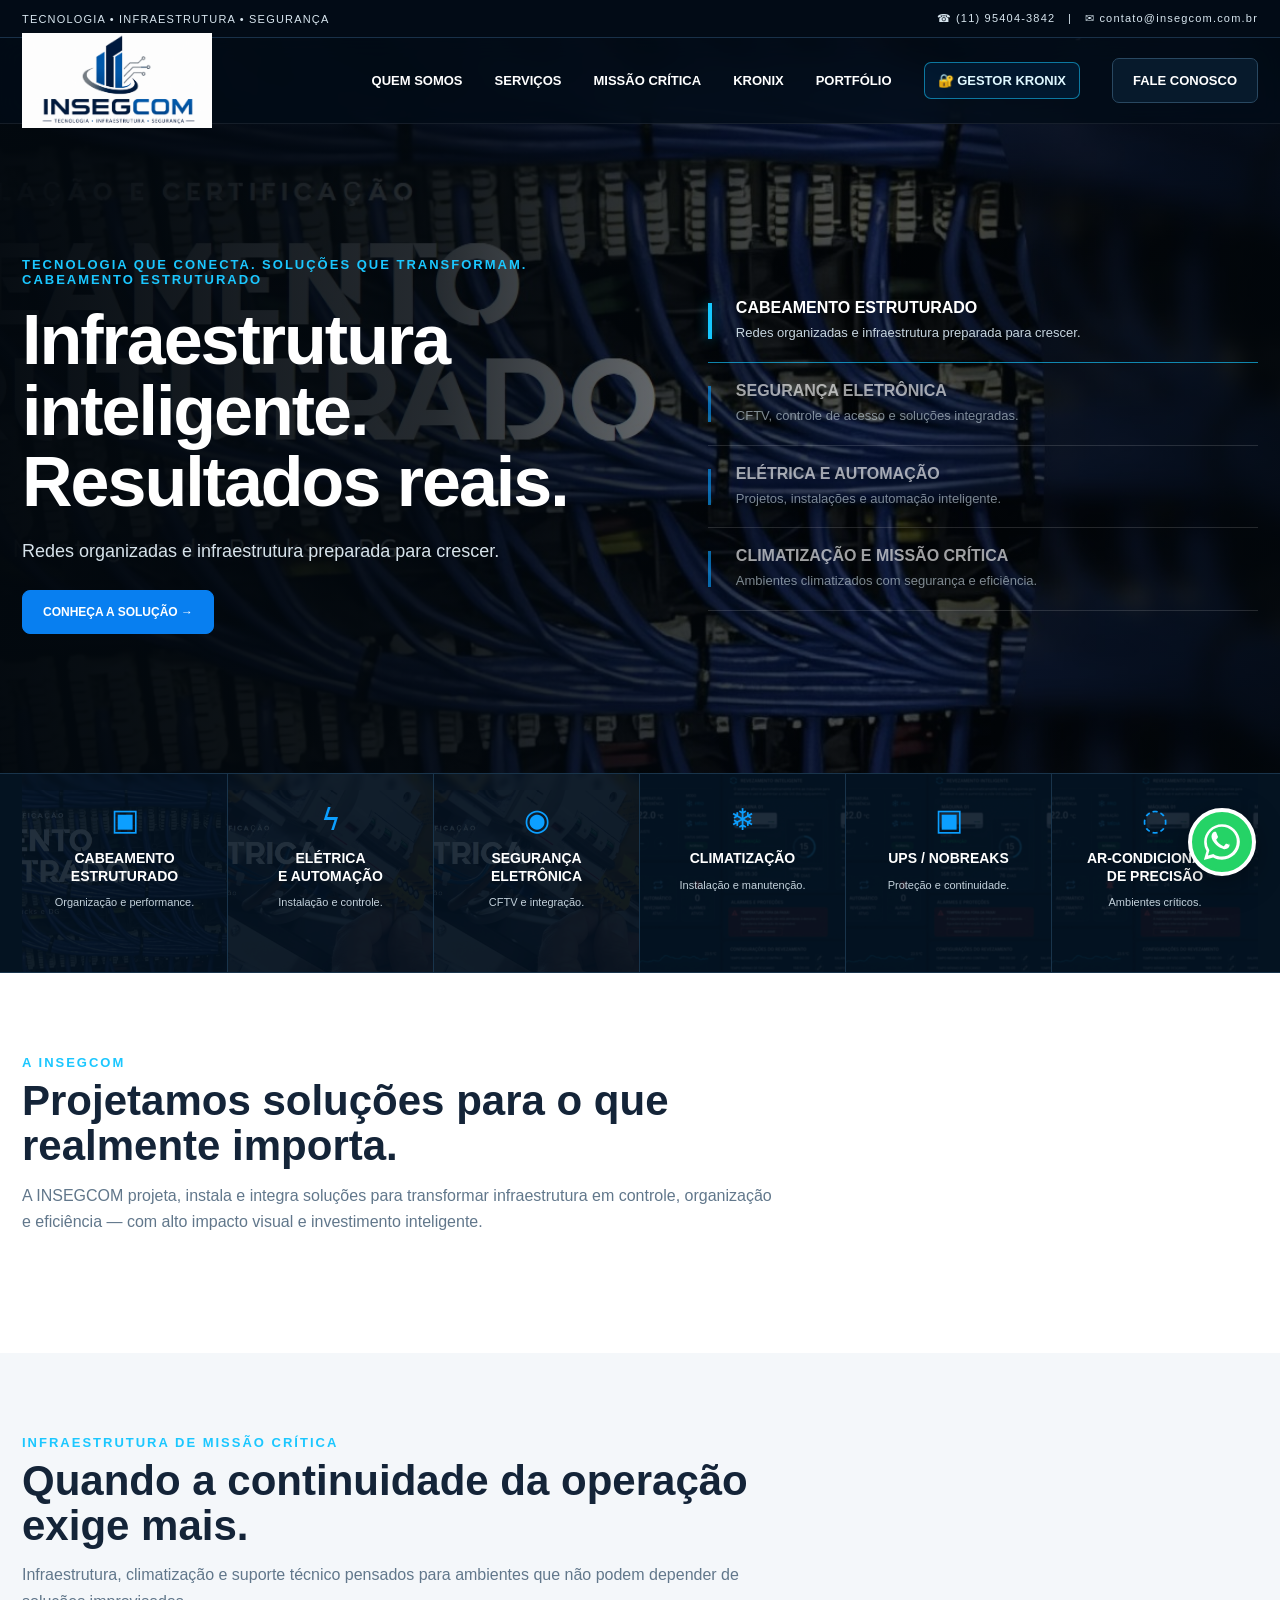
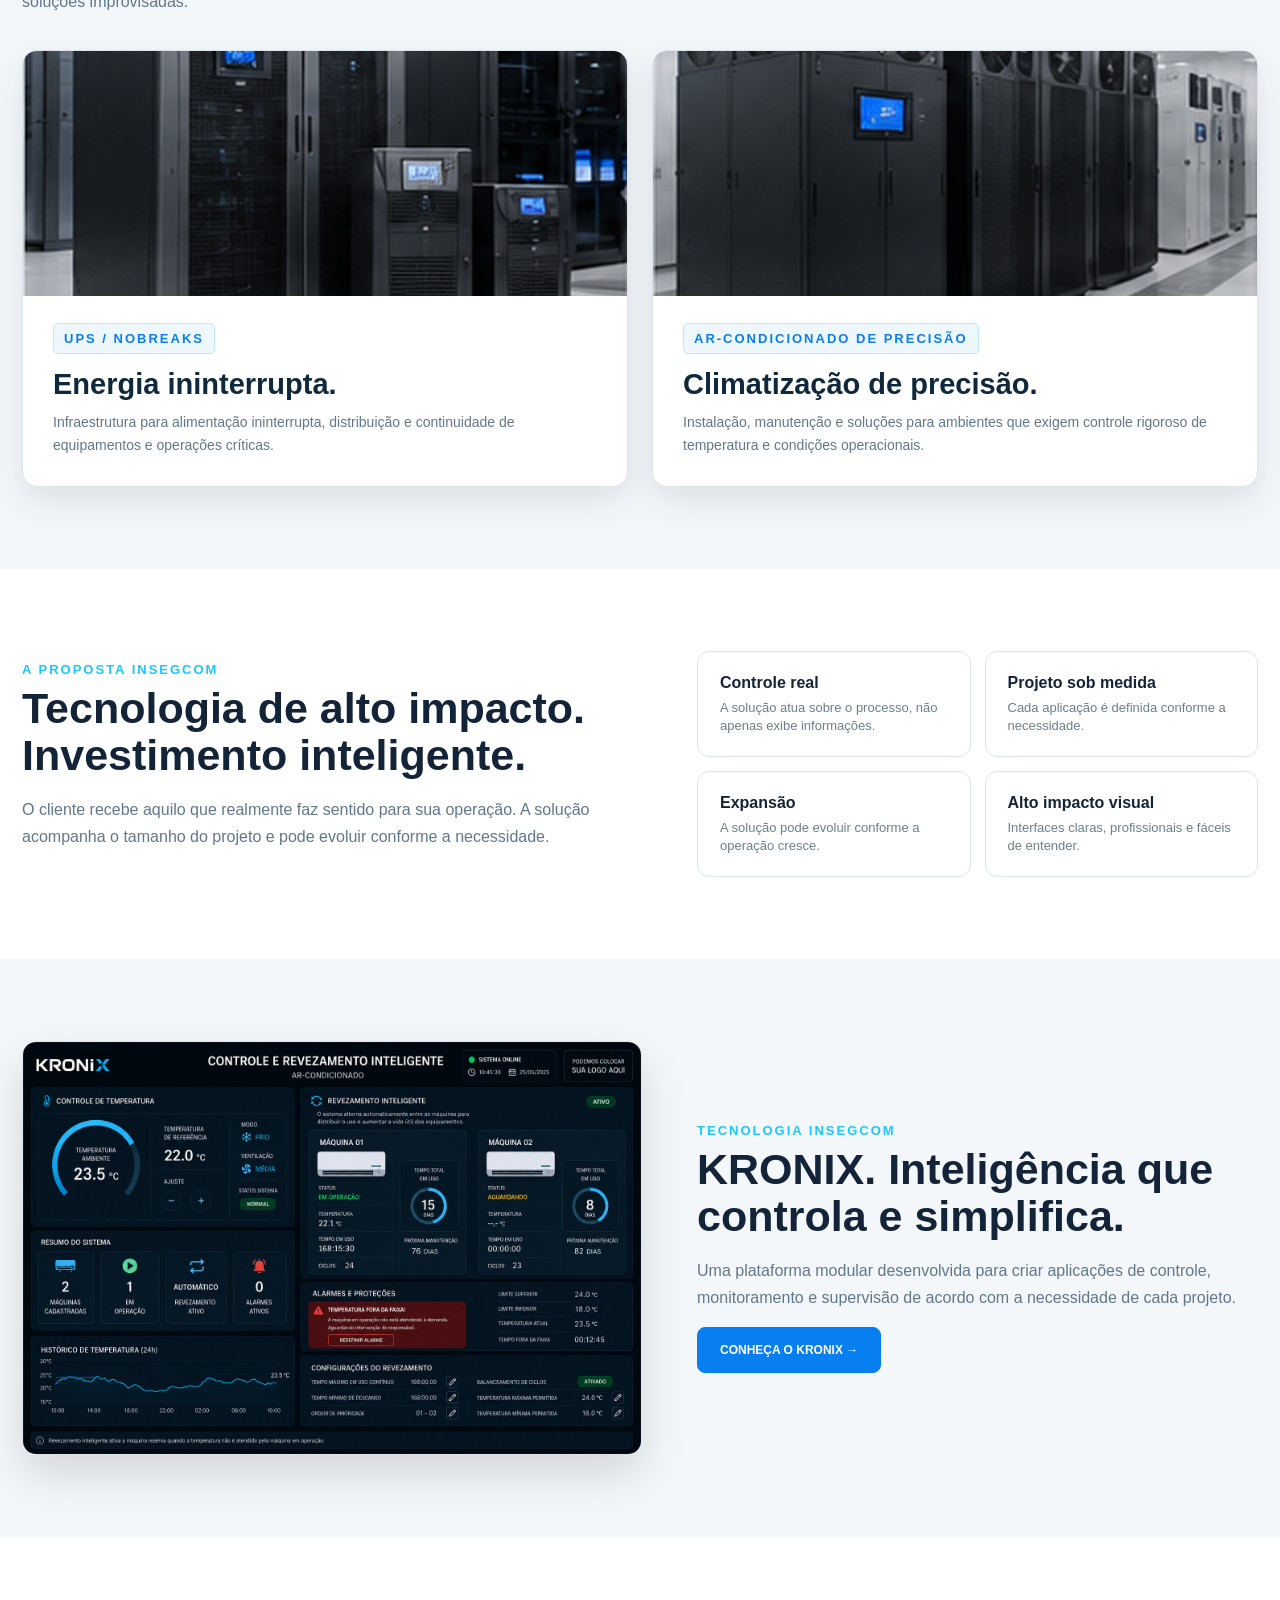
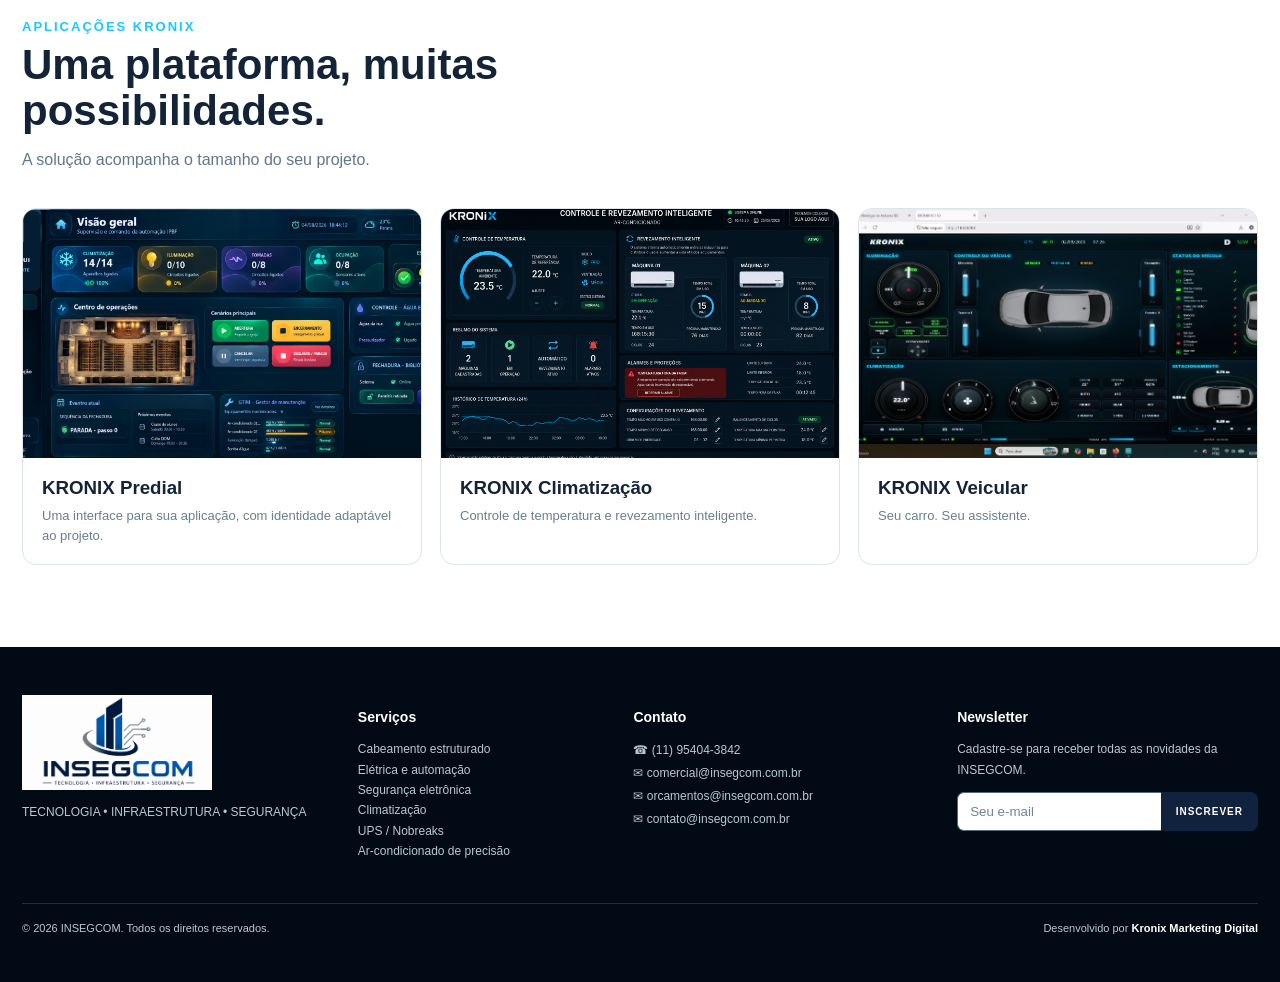
<file: index.html>
<!DOCTYPE html>
<html lang="pt-BR">
<head>
<meta charset="UTF-8">
<meta name="viewport" content="width=device-width,initial-scale=1">
<meta name="description" content="INSEGCOM — Tecnologia, infraestrutura e segurança. Projetos, instalação, integração e manutenção de soluções tecnológicas.">
<title>INSEGCOM | Tecnologia • Infraestrutura • Segurança</title>
<style>
:root{--n:#03101e;--n2:#061b2e;--b:#087ff0;--c:#16c8ff;--w:#fff;--m:#bfd0dd;--max:1240px}
*{box-sizing:border-box}html{scroll-behavior:smooth}body{margin:0;font-family:Arial,Helvetica,sans-serif;color:#142438;background:#fff}a{text-decoration:none;color:inherit}.wrap{width:min(var(--max),calc(100% - 44px));margin:auto}
.top{height:38px;background:#020b16;color:#d8e6ef;border-bottom:1px solid #193149;font-size:11px;letter-spacing:1.2px;display:block}.top .wrap{height:100%;display:flex;align-items:center;justify-content:space-between}.top-email:hover{color:var(--c)}
.header{height:86px;position:absolute;top:38px;left:0;right:0;z-index:10;background:rgba(2,12,24,.78);backdrop-filter:blur(12px);border-bottom:1px solid rgba(255,255,255,.08)}.header .wrap{height:100%;display:flex;align-items:center;justify-content:space-between}
.logo{width:190px;display:block}.nav{display:flex;align-items:center;gap:32px;color:#fff;font-size:13px;font-weight:800}.nav a:hover{color:var(--c)}.nav .cta{padding:14px 20px;background:#071a2c;border:1px solid #294861;border-radius:7px}.nav .gestor-link{padding:10px 13px;border:1px solid rgba(22,200,255,.55);border-radius:7px;color:#dff8ff;background:rgba(8,127,240,.10)}.nav .gestor-link:hover{color:#fff;background:#087ff0;border-color:#087ff0}
.hero{min-height:735px;position:relative;overflow:hidden;color:#fff;background:#020a13}.hero:before{content:"";position:absolute;inset:0;background:linear-gradient(90deg,rgba(2,8,14,.98),rgba(2,8,14,.86) 34%,rgba(2,8,14,.38) 68%,rgba(2,8,14,.76)),url("assets/fundo-cabeamento.jpg") center/cover}.hero .wrap{position:relative;z-index:2;min-height:735px;display:grid;grid-template-columns:1.25fr .75fr;gap:40px;align-items:center;padding-top:80px}.k{color:#1bc7ff;font-size:13px;font-weight:900;letter-spacing:2px;text-transform:uppercase}.hero h1{font-size:clamp(44px,6vw,70px);line-height:1.02;letter-spacing:-2px;margin:18px 0}.hero p{max-width:670px;font-size:18px;line-height:1.6;color:#d7e3eb;margin:0}.buttons{display:flex;gap:14px;margin-top:30px}.btn{display:inline-block;padding:15px 22px;border-radius:8px;font-size:12px;font-weight:900;border:1px solid #9eb3c3}.primary{background:var(--b);border-color:var(--b);color:#fff}
.hero-list{align-self:center}.hero-item{position:relative;padding:19px 0 19px 27px;border-bottom:1px solid rgba(255,255,255,.22)}.hero-item:before{content:"";position:absolute;left:0;top:23px;width:3px;height:36px;background:#0a9fff}.hero-item h3{font-size:16px;margin:0 0 7px}.hero-item p{font-size:13px;line-height:1.45;color:#c6d5df;margin:0}
.services{background:#041321;color:#fff;border-top:1px solid #19344b;border-bottom:1px solid #19344b}.service-grid{display:grid;grid-template-columns:repeat(6,1fr)}.service{min-height:198px;text-align:center;padding:28px 18px;border-right:1px solid #19344b;position:relative;overflow:hidden}.service:last-child{border-right:0}.service:before{content:"";position:absolute;inset:0;background-image:var(--bg);background-size:cover;background-position:center;opacity:.12}.service>*{position:relative}.icon{font-size:30px;color:#0c9fff;margin-bottom:13px}.service h3{font-size:14px;line-height:1.25;margin:0 0 9px}.service p{font-size:11px;line-height:1.5;color:#c3d1db;margin:0}
.section{padding:82px 0}.soft{background:#f4f7fa}.head{max-width:760px;margin-bottom:35px}.head h2{font-size:42px;line-height:1.08;margin:8px 0 14px}.head p{font-size:16px;line-height:1.65;color:#61778b;margin:0}
/* MISSÃO CRÍTICA — imagem separada do conteúdo */
.critical{display:grid;grid-template-columns:1fr 1fr;gap:24px}
.critical-card{position:relative;overflow:hidden;padding:0;border-radius:15px;background:#fff;color:#142438;border:1px solid #dbe4eb;box-shadow:0 14px 35px rgba(8,28,45,.10)}
.critical-card .critical-image{height:245px;overflow:hidden;background:#eef3f6}
.critical-card .critical-image img{width:100%;height:100%;display:block;object-fit:cover;object-position:center}
.critical-card .critical-body{padding:27px 30px 30px}
.critical-card .k{display:inline-block;padding:7px 10px;border-radius:5px;background:#eef8fc;border:1px solid #b9e8f7;color:#087ff0;text-shadow:none}
.critical-card h3{font-size:29px;margin:14px 0 11px;line-height:1.12;color:#10283c}
.critical-card p{max-width:610px;color:#61778b;line-height:1.6;font-size:14px;margin:0}
@media(max-width:650px){.critical{grid-template-columns:1fr}.critical-card .critical-image{height:210px}}
.proposal,.kronix{display:grid;grid-template-columns:1.05fr .95fr;gap:55px;align-items:center}.proposal h2,.kronix h2{font-size:43px;line-height:1.08;margin:8px 0 18px}.proposal p,.kronix p{color:#61778b;line-height:1.7}.pillars{display:grid;grid-template-columns:1fr 1fr;gap:14px}.pillar{padding:22px;border:1px solid #dbe4eb;border-radius:12px;background:#fff}.pillar strong{display:block;margin-bottom:6px}.pillar span{font-size:13px;color:#6b7e8d}.kronix img{width:100%;display:block;border-radius:14px;border:1px solid #dbe5eb;box-shadow:0 20px 45px rgba(0,0,0,.13)}
.demos{display:grid;grid-template-columns:repeat(3,1fr);gap:18px}.demo{border:1px solid #dbe4eb;border-radius:14px;overflow:hidden;background:#fff}.demo img{width:100%;aspect-ratio:16/10;object-fit:cover;display:block}.demo-body{padding:19px}.demo h3{margin:0 0 7px}.demo p{margin:0;color:#6a7e8e;font-size:13px;line-height:1.5}

.gestor-section{display:grid;grid-template-columns:1.05fr .95fr;gap:55px;align-items:center}
.gestor-copy h2{font-size:43px;line-height:1.08;margin:8px 0 18px;color:#10283c}
.gestor-copy p{color:#61778b;line-height:1.7;max-width:650px}
.gestor-note{font-size:12px;font-weight:800;color:#087ff0!important;margin-top:12px}
.gestor-card{padding:32px;border-radius:15px;background:#fff;color:#142438;border:1px solid #dbe4eb;box-shadow:0 18px 45px rgba(8,28,45,.12);max-width:470px;width:100%;justify-self:end}
.gestor-lock{font-size:27px;margin-bottom:10px}
.gestor-k{color:#087ff0;font-size:11px;font-weight:900;letter-spacing:1.8px}
.gestor-card h3{font-size:27px;margin:9px 0 7px;color:#10283c}
.gestor-card>p{font-size:13px;color:#61778b;margin:0 0 22px}
.gestor-login-form label{display:block;font-size:12px;font-weight:800;color:#30475a;margin-bottom:14px}
.gestor-login-form input{display:block;width:100%;margin-top:7px;padding:13px 14px;border:1px solid #cdd9e2;border-radius:7px;background:#f7fafc;color:#142438;outline:none}
.gestor-login-form button{width:100%;padding:13px 16px;border:1px solid #087ff0;border-radius:7px;background:#087ff0;color:#fff;font-size:11px;font-weight:900;cursor:pointer}
.gestor-login-form button:hover{background:#16c8ff;border-color:#16c8ff}
.gestor-login-status{font-size:11px;line-height:1.5;color:#708596;margin-top:12px}
@media(max-width:1050px){.gestor-section{grid-template-columns:1fr}.gestor-card{justify-self:start}}
@media(max-width:650px){.gestor-copy h2{font-size:32px}.gestor-card{padding:25px}}
.contact{background:#061725;color:#fff}.contact-box{display:flex;justify-content:space-between;align-items:center;gap:30px}.contact h2{font-size:42px;margin:8px 0 12px}.contact p{color:#b9cbd8;line-height:1.6;max-width:730px}.footer{background:#020b15;color:#b8c8d3;padding:48px 0}.footer-grid{display:grid;grid-template-columns:1.25fr 1fr 1.2fr 1.25fr;gap:35px}.footer h3{color:#fff;font-size:14px}.footer p{font-size:12px;line-height:1.7}.footer-email:hover{color:var(--c)}.copyright{margin-top:30px;padding-top:18px;border-top:1px solid #183047;font-size:11px;display:flex;justify-content:space-between;align-items:center;gap:20px}.copyright strong{color:#fff;font-weight:800}
.wa{position:fixed;right:24px;bottom:24px;width:68px;height:68px;border-radius:50%;background:#25D366;display:grid;place-items:center;z-index:50;box-shadow:0 8px 30px rgba(0,0,0,.35);border:4px solid #fff;padding:0}.wa svg{width:100%;height:100%;display:block}
@media(max-width:1050px){.nav{gap:18px}.hero .wrap{grid-template-columns:1fr}.hero-list{display:none}.service-grid{grid-template-columns:repeat(3,1fr)}.proposal,.kronix{grid-template-columns:1fr}.demos{grid-template-columns:1fr}}
@media(max-width:650px){.top{display:none}.header{top:0;height:70px}.logo{width:155px}.nav a:not(.cta){display:none}.hero,.hero .wrap{min-height:680px}.hero .wrap{padding-top:70px}.hero h1{font-size:40px}.buttons{flex-direction:column}.service-grid{grid-template-columns:1fr 1fr}.service{border-bottom:1px solid #19344b}.critical,.pillars{grid-template-columns:1fr}.section{padding:60px 0}.head h2,.proposal h2,.kronix h2,.contact h2{font-size:32px}.footer-grid{grid-template-columns:1fr}.wrap{width:calc(100% - 28px)}}
</style>
<style>
/* HERO INTERATIVO — evolução sobre a base existente */
.hero{min-height:735px}
.hero:before{transition:background-image .55s ease,opacity .35s ease}
.hero .wrap{grid-template-columns:1.08fr .92fr}
.hero-copy{min-width:0}
.hero-service-label{color:#1bc7ff;font-size:13px;font-weight:900;letter-spacing:2px;text-transform:uppercase;margin-bottom:12px}
.hero-service-title{font-size:clamp(40px,5vw,64px);line-height:1.02;letter-spacing:-2px;margin:0 0 16px}
.hero-service-text{max-width:650px;font-size:17px;line-height:1.6;color:#d7e3eb}
.hero-service-link{display:inline-block;margin-top:25px;padding:14px 20px;border-radius:8px;background:#087ff0;border:1px solid #087ff0;color:#fff;font-size:12px;font-weight:900}
.hero-service-link:hover{background:#16c8ff;border-color:#16c8ff}
.hero-list{display:flex;flex-direction:column;align-self:center}
.hero-item{cursor:pointer;transition:opacity .25s ease,border-color .25s ease,transform .25s ease;padding-left:28px}
.hero-item:hover{opacity:1;transform:translateX(4px)}
.hero-item.is-active{border-bottom-color:rgba(22,200,255,.65)}
.hero-item.is-active:before{width:4px;background:#16c8ff;box-shadow:0 0 12px rgba(22,200,255,.55)}
.hero-item:not(.is-active){opacity:.62}
.hero-item button{all:unset;display:block;width:100%;cursor:pointer}
.hero-item h3{pointer-events:none}
.hero-item p{pointer-events:none}
.hero-fade{animation:heroFade .45s ease}
@keyframes heroFade{from{opacity:.15;transform:translateY(7px)}to{opacity:1;transform:translateY(0)}}
@media(max-width:1050px){
 .hero .wrap{grid-template-columns:1fr}
 .hero-list{display:grid;grid-template-columns:1fr 1fr;gap:0 24px;margin-top:35px}
}
@media(max-width:650px){
 .hero-list{grid-template-columns:1fr;margin-top:28px}
 .hero-service-title{font-size:39px}
 .hero-service-text{font-size:16px}
}
</style>

<style>#hero-interativo:before{background-image:linear-gradient(90deg,rgba(2,8,14,.98),rgba(2,8,14,.86) 34%,rgba(2,8,14,.38) 68%,rgba(2,8,14,.76)),var(--hero-image)}.contact-head{max-width:850px;margin-bottom:38px}
.contact-head h2{font-size:42px;line-height:1.08;margin:8px 0 12px}
.contact-head p{color:#b9cbd8;line-height:1.65;max-width:780px}
.contact-grid{display:grid;grid-template-columns:1.05fr .95fr;gap:22px;align-items:stretch}
.contact-channels{display:grid;grid-template-columns:1fr 1fr;gap:14px}
.contact-channel{padding:25px;border:1px solid #203d55;border-radius:12px;background:#081c2d}
.contact-channel-k{color:#1bc7ff;font-size:11px;font-weight:900;letter-spacing:1.8px}
.contact-channel h3{font-size:19px;line-height:1.25;margin:10px 0 8px;color:#fff}
.contact-channel p{font-size:13px;line-height:1.55;color:#b9cbd8;margin:0 0 17px}
.contact-channel>a{color:#fff;font-size:13px;font-weight:800}
.contact-channel>a:hover{color:var(--c)}
.contact-newsletter{grid-column:1/-1}
.newsletter-form{display:flex;gap:8px}
.newsletter-form input,.lead-form input{width:100%;padding:13px 14px;border-radius:7px;border:1px solid #31516b;background:#041321;color:#fff;outline:none}
.newsletter-form input::placeholder,.lead-form input::placeholder{color:#7f95a6}
.newsletter-form button{padding:13px 16px;border:1px solid var(--b);border-radius:7px;background:var(--b);color:#fff;font-size:11px;font-weight:900;cursor:pointer}
.contact-form-card{padding:30px;border-radius:14px;background:#fff;color:#142438;border:1px solid #dbe4eb;box-shadow:0 14px 35px rgba(0,0,0,.14)}
.contact-form-card h3{font-size:27px;line-height:1.15;margin:10px 0 9px;color:#10283c}
.contact-form-card>p{font-size:14px;line-height:1.55;color:#61778b;margin:0 0 23px}
.lead-form label{display:block;font-size:12px;font-weight:800;color:#30475a;margin-bottom:10px}
.lead-form input{margin-top:7px;border-color:#cdd9e2;background:#f7fafc;color:#142438}
.form-next-note{font-size:11px;line-height:1.5;color:#708596;margin:9px 0 18px}
@media(max-width:1050px){.contact-grid{grid-template-columns:1fr}.contact-channels{grid-template-columns:1fr 1fr}}
@media(max-width:650px){.contact-channels{grid-template-columns:1fr}.newsletter-form{flex-direction:column}.contact-head h2{font-size:32px}}.footer-contact{line-height:1.9!important}
.footer-email{color:inherit;cursor:pointer}
.footer-email:hover{color:var(--c)}
.newsletter-form-expanded{display:block!important;max-width:360px}
.newsletter-email-row{display:flex;gap:0}
.newsletter-extra{display:grid;gap:7px;margin-top:8px}
.newsletter-extra[hidden]{display:none!important}
.newsletter-extra input,.newsletter-extra select{width:100%;box-sizing:border-box;padding:10px 11px;border:1px solid #53697a;border-radius:7px;background:#fff;color:#142438;outline:none;font:inherit}
.newsletter-extra select{cursor:pointer}
.newsletter-confirm{padding:11px 14px;border:1px solid #10223e;border-radius:7px;background:#10223e;color:#fff;font-size:10px;font-weight:900;letter-spacing:1px;cursor:pointer}
.newsletter-confirm:hover{background:#087ff0;border-color:#087ff0}
.footer-newsletter{display:flex;gap:0;max-width:360px}
.footer-newsletter input{flex:1;min-width:0;padding:11px 12px;border:1px solid #53697a;border-right:0;border-radius:7px 0 0 7px;background:#fff;color:#142438;outline:none}
.footer-newsletter input::placeholder{color:#708596}
.footer-newsletter button{padding:11px 14px;border:1px solid #10223e;border-radius:0 7px 7px 0;background:#10223e;color:#fff;font-size:10px;font-weight:900;letter-spacing:1px;cursor:pointer}
.footer-newsletter button:hover{background:#087ff0;border-color:#087ff0}.newsletter-status{font-size:11px;line-height:1.5;margin-top:9px;color:#b9cbd8}.newsletter-success{color:#61e6a0}.newsletter-error{color:#ff9b9b}.newsletter-warning{color:#ffd36b}
@media(max-width:1050px){.footer-grid{grid-template-columns:1fr 1fr}}
@media(max-width:650px){.footer-grid{grid-template-columns:1fr}.footer-newsletter{max-width:100%}.copyright{flex-direction:column;align-items:flex-start}}@media(min-width:651px){.top{display:block}}\n
.newsletter-modal{position:fixed;inset:0;z-index:80;background:rgba(2,11,21,.72);display:grid;place-items:center;padding:18px}
.newsletter-modal[hidden]{display:none!important}
.newsletter-modal-card{position:relative;width:min(420px,100%);padding:28px 26px 24px;border-radius:14px;background:#fff;color:#142438;box-shadow:0 24px 60px rgba(0,0,0,.35)}
.newsletter-modal-card h3{margin:8px 0 8px;font-size:26px;color:#10283c}
.newsletter-modal-card p{margin:0 0 16px;font-size:14px;line-height:1.5;color:#61778b}
.newsletter-modal-k{color:#087ff0;font-size:11px;font-weight:900;letter-spacing:1.8px}
.newsletter-modal-card label{display:block;font-size:12px;font-weight:800;color:#30475a;margin-bottom:10px}
.newsletter-modal-card input{display:block;width:100%;margin-top:6px;padding:12px 13px;border:1px solid #cdd9e2;border-radius:7px;background:#f7fafc;color:#142438;outline:none}
.newsletter-modal-card input[readonly]{color:#5d7384;background:#eef3f7}
.newsletter-modal-close{position:absolute;top:10px;right:12px;border:0;background:transparent;font-size:26px;line-height:1;cursor:pointer;color:#60788a}
</style><!-- Newsletter: e-mail abre janela com nome e telefone. -->
</head>
<body>
<div class="top"><div class="wrap"><span>TECNOLOGIA • INFRAESTRUTURA • SEGURANÇA</span><span>☎ (11) 95404-3842 &nbsp; | &nbsp; ✉ <a class="top-email" href="mailto:contato@insegcom.com.br">contato@insegcom.com.br</a></span></div></div>
<header class="header"><div class="wrap">
<a href="#"><img class="logo" src="assets/insegcom-logo-site.png" alt="INSEGCOM"></a>
<nav class="nav"><a href="#quem-somos">QUEM SOMOS</a><a href="#servicos">SERVIÇOS</a><a href="#missao-critica">MISSÃO CRÍTICA</a><a href="#kronix">KRONIX</a><a href="#portfolio">PORTFÓLIO</a><a class="gestor-link" href="#gestor-kronix">🔐 GESTOR KRONIX</a><a class="cta" href="#contato">FALE CONOSCO</a></nav>
</div></header>

<section class="hero" id="hero-interativo">
<div class="wrap">
  <div class="hero-copy" aria-live="polite">
    <div class="k">Tecnologia que conecta. Soluções que transformam.</div>
    <div id="hero-content">
      <div class="hero-service-label" id="hero-label">CABEAMENTO ESTRUTURADO</div>
      <h1 class="hero-service-title" id="hero-title">Infraestrutura inteligente.<br>Resultados reais.</h1>
      <p class="hero-service-text" id="hero-text">Redes organizadas e infraestrutura preparada para crescer.</p>
      <a class="hero-service-link" id="hero-link" href="#servicos">CONHEÇA A SOLUÇÃO →</a>
    </div>
  </div>

  <div class="hero-list" aria-label="Serviços em destaque">
    <div class="hero-item is-active" data-index="0">
      <button type="button" aria-current="true">
        <h3>CABEAMENTO ESTRUTURADO</h3>
        <p>Redes organizadas e infraestrutura preparada para crescer.</p>
      </button>
    </div>
    <div class="hero-item" data-index="1">
      <button type="button" aria-current="false">
        <h3>SEGURANÇA ELETRÔNICA</h3>
        <p>CFTV, controle de acesso e soluções integradas.</p>
      </button>
    </div>
    <div class="hero-item" data-index="2">
      <button type="button" aria-current="false">
        <h3>ELÉTRICA E AUTOMAÇÃO</h3>
        <p>Projetos, instalações e automação inteligente.</p>
      </button>
    </div>
    <div class="hero-item" data-index="3">
      <button type="button" aria-current="false">
        <h3>CLIMATIZAÇÃO E MISSÃO CRÍTICA</h3>
        <p>Ambientes climatizados com segurança e eficiência.</p>
      </button>
    </div>
  </div>
</div>
</section>

<section class="services" id="servicos"><div class="wrap service-grid">
<article class="service" style="--bg:url('assets/fundo-cabeamento.jpg')"><div class="icon">▣</div><h3>CABEAMENTO<br>ESTRUTURADO</h3><p>Organização e performance.</p></article>
<article class="service" style="--bg:url('assets/fundo-eletrica.jpg')"><div class="icon">ϟ</div><h3>ELÉTRICA<br>E AUTOMAÇÃO</h3><p>Instalação e controle.</p></article>
<article class="service" style="--bg:url('assets/fundo-eletrica.jpg')"><div class="icon">◉</div><h3>SEGURANÇA<br>ELETRÔNICA</h3><p>CFTV e integração.</p></article>
<article class="service" style="--bg:url('assets/fundo-climatizacao.jpg')"><div class="icon">❄</div><h3>CLIMATIZAÇÃO</h3><p>Instalação e manutenção.</p></article>
<article class="service" style="--bg:url('assets/fundo-climatizacao.jpg')"><div class="icon">▣</div><h3>UPS / NOBREAKS</h3><p>Proteção e continuidade.</p></article>
<article class="service" style="--bg:url('assets/fundo-climatizacao.jpg')"><div class="icon">◌</div><h3>AR-CONDICIONADO<br>DE PRECISÃO</h3><p>Ambientes críticos.</p></article>
</div></section>

<section class="section" id="quem-somos"><div class="wrap"><div class="head"><div class="k">A INSEGCOM</div><h2>Projetamos soluções para o que realmente importa.</h2><p>A INSEGCOM projeta, instala e integra soluções para transformar infraestrutura em controle, organização e eficiência — com alto impacto visual e investimento inteligente.</p></div></div></section>

<section class="section soft" id="missao-critica"><div class="wrap"><div class="head"><div class="k">INFRAESTRUTURA DE MISSÃO CRÍTICA</div><h2>Quando a continuidade da operação exige mais.</h2><p>Infraestrutura, climatização e suporte técnico pensados para ambientes que não podem depender de soluções improvisadas.</p></div>
<div class="critical">
<article class="critical-card">
<div class="critical-image"><img src="assets/missao-critica-ups.jpg" alt="UPS para infraestrutura de missão crítica"></div>
<div class="critical-body"><div class="k">UPS / NOBREAKS</div><h3>Energia ininterrupta.</h3><p>Infraestrutura para alimentação ininterrupta, distribuição e continuidade de equipamentos e operações críticas.</p></div>
</article>
<article class="critical-card">
<div class="critical-image"><img src="assets/missao-critica-ar-precisao.jpg" alt="Ar-condicionado de precisão para ambientes críticos"></div>
<div class="critical-body"><div class="k">AR-CONDICIONADO DE PRECISÃO</div><h3>Climatização de precisão.</h3><p>Instalação, manutenção e soluções para ambientes que exigem controle rigoroso de temperatura e condições operacionais.</p></div>
</article>
</div></div></section>

<section class="section"><div class="wrap proposal"><div><div class="k">A PROPOSTA INSEGCOM</div><h2>Tecnologia de alto impacto. Investimento inteligente.</h2><p>O cliente recebe aquilo que realmente faz sentido para sua operação. A solução acompanha o tamanho do projeto e pode evoluir conforme a necessidade.</p></div>
<div class="pillars"><div class="pillar"><strong>Controle real</strong><span>A solução atua sobre o processo, não apenas exibe informações.</span></div><div class="pillar"><strong>Projeto sob medida</strong><span>Cada aplicação é definida conforme a necessidade.</span></div><div class="pillar"><strong>Expansão</strong><span>A solução pode evoluir conforme a operação cresce.</span></div><div class="pillar"><strong>Alto impacto visual</strong><span>Interfaces claras, profissionais e fáceis de entender.</span></div></div></div></section>

<section class="section soft" id="kronix"><div class="wrap kronix"><img src="assets/kronix-climatizacao.png" alt="KRONIX — controle de temperatura e revezamento inteligente"><div><div class="k">TECNOLOGIA INSEGCOM</div><h2>KRONIX. Inteligência que controla e simplifica.</h2><p>Uma plataforma modular desenvolvida para criar aplicações de controle, monitoramento e supervisão de acordo com a necessidade de cada projeto.</p><a class="btn primary" href="#portfolio">CONHEÇA O KRONIX →</a></div></div></section>

<section class="section" id="portfolio"><div class="wrap"><div class="head"><div class="k">APLICAÇÕES KRONIX</div><h2>Uma plataforma, muitas possibilidades.</h2><p>A solução acompanha o tamanho do seu projeto.</p></div><div class="demos">
<article class="demo"><img src="assets/kronix-predial.jpg" alt="KRONIX Predial"><div class="demo-body"><h3>KRONIX Predial</h3><p>Uma interface para sua aplicação, com identidade adaptável ao projeto.</p></div></article>
<article class="demo"><img src="assets/kronix-climatizacao.png" alt="KRONIX Climatização"><div class="demo-body"><h3>KRONIX Climatização</h3><p>Controle de temperatura e revezamento inteligente.</p></div></article>
<article class="demo"><img src="assets/kronix-vehicular-real.png" alt="KRONIX Veicular"><div class="demo-body"><h3>KRONIX Veicular</h3><p>Seu carro. Seu assistente.</p></div></article>
</div></div></section>



<footer class="footer">
<div class="wrap footer-grid">
  <div>
    <img class="logo" src="assets/insegcom-logo-site.png" alt="INSEGCOM">
    <p>TECNOLOGIA • INFRAESTRUTURA • SEGURANÇA</p>
  </div>

  <div>
    <h3>Serviços</h3>
    <p>
      Cabeamento estruturado<br>
      Elétrica e automação<br>
      Segurança eletrônica<br>
      Climatização<br>
      UPS / Nobreaks<br>
      Ar-condicionado de precisão
    </p>
  </div>

  <div>
    <h3>Contato</h3>
    <p class="footer-contact">
      ☎ (11) 95404-3842<br>
      ✉ <a class="footer-email" href="mailto:comercial@insegcom.com.br">comercial@insegcom.com.br</a><br>
      ✉ <a class="footer-email" href="mailto:orcamentos@insegcom.com.br">orcamentos@insegcom.com.br</a><br>
      ✉ contato@insegcom.com.br
    </p>
  </div>

  <div>
    <h3>Newsletter</h3>
    <p>Cadastre-se para receber todas as novidades da INSEGCOM.</p>
    <form class="footer-newsletter newsletter-form-expanded" id="newsletter-form" action="#" method="post">
      <div class="newsletter-email-row">
        <input type="email" name="newsletter_email" placeholder="Seu e-mail" aria-label="Seu e-mail" autocomplete="email" required>
        <button type="submit" id="newsletter-next">INSCREVER</button>
      </div>
    </form>
    <div id="newsletter-status" class="newsletter-status" aria-live="polite"></div>
    <div id="newsletter-modal" class="newsletter-modal" hidden>
      <div class="newsletter-modal-card" role="dialog" aria-modal="true" aria-labelledby="newsletter-modal-title">
        <button type="button" class="newsletter-modal-close" id="newsletter-close" aria-label="Fechar">×</button>
        <div class="newsletter-modal-k">NEWSLETTER</div>
        <h3 id="newsletter-modal-title">Cadastro simples</h3>
        <p>Informe nome e telefone para receber as novidades da INSEGCOM.</p>
        <form id="newsletter-extra">
          <label>E-mail<input type="email" id="newsletter-modal-email" readonly></label>
          <label>Nome<input type="text" name="newsletter_name" placeholder="Seu nome" autocomplete="name" required></label>
          <label>Telefone<input type="tel" name="newsletter_phone" placeholder="(11) 90000-0000" autocomplete="tel" required></label>
          <button type="submit" class="newsletter-confirm" id="newsletter-confirm">CONFIRMAR CADASTRO</button>
        </form>
      </div>
    </div>
  </div>
</div>
<div class="wrap copyright">
  <span>© 2026 INSEGCOM. Todos os direitos reservados.</span>
  <span>Desenvolvido por <strong>Kronix Marketing Digital</strong></span>
</div>
</footer>

<a class="wa" href="https://wa.me/5511954043842" target="_blank" rel="noopener" aria-label="Fale conosco pelo WhatsApp">
<svg viewBox="0 0 48 48" aria-hidden="true" focusable="false">
  <circle cx="24" cy="24" r="22" fill="#25D366"/>
  <path fill="#fff" d="M34.1 13.9A14.3 14.3 0 0 0 24 9.7c-7.9 0-14.3 6.4-14.3 14.3 0 2.5.7 5 1.9 7.1L9.5 38.3l7.4-2c2.1 1.2 4.5 1.8 7 1.8h.1c7.9 0 14.3-6.4 14.3-14.3 0-3.8-1.5-7.3-4.2-9.9Zm-10.1 21.7h-.1c-2.2 0-4.4-.6-6.3-1.7l-.5-.3-4.4 1.2 1.2-4.3-.3-.5a12 12 0 0 1-1.8-6.3c0-6.6 5.4-12 12-12 3.2 0 6.2 1.2 8.5 3.5a11.9 11.9 0 0 1 3.5 8.5c0 6.6-5.4 11.9-11.8 11.9Zm6.6-8.9c-.4-.2-2.4-1.2-2.8-1.3-.4-.1-.6-.2-.9.2-.3.4-1 1.3-1.2 1.5-.2.3-.4.3-.8.1-.4-.2-1.7-.6-3.2-2-1.2-1.1-2-2.4-2.2-2.8-.2-.4 0-.6.2-.8.2-.2.4-.5.6-.7.2-.2.3-.4.4-.7.1-.3.1-.5 0-.7-.1-.2-.9-2.2-1.2-3-.3-.8-.6-.7-.9-.7h-.7c-.3 0-.7.1-1 .5-.3.4-1.3 1.3-1.3 3.2s1.3 3.7 1.5 4c.2.3 2.5 3.8 6 5.3.8.3 1.5.6 2 .7.8.3 1.5.2 2 .1.6-.1 2.4-1 2.7-2 .3-1 .3-1.8.2-2-.1-.2-.4-.3-.8-.5Z"/>
</svg></a>

<script>
document.addEventListener('DOMContentLoaded', function () {
  const form = document.getElementById('newsletter-form');
  const status = document.getElementById('newsletter-status');
  const modal = document.getElementById('newsletter-modal');
  const extra = document.getElementById('newsletter-extra');
  const next = document.getElementById('newsletter-next');
  const confirm = document.getElementById('newsletter-confirm');
  const close = document.getElementById('newsletter-close');
  const modalEmail = document.getElementById('newsletter-modal-email');
  if (!form || !status || !modal || !extra || !next || !confirm) return;

  const NEWSLETTER_API_URL = 'http://127.0.0.1:8090/gestor/api/public/newsletter';

  function setStatus(message, type) {
    status.textContent = message;
    status.className = 'newsletter-status ' + (type ? 'newsletter-' + type : '');
  }
  function openModal(event) {
    if (event) event.preventDefault();
    const input = form.querySelector('input[type="email"]');
    const email = (input.value || '').trim();
    if (!email || !input.checkValidity()) {
      setStatus('Digite um e-mail válido.', 'error');
      input.focus();
      return;
    }
    modalEmail.value = email;
    modal.hidden = false;
    setStatus('Complete nome e telefone para finalizar.', 'warning');
    const name = extra.querySelector('input[name="newsletter_name"]');
    if (name) name.focus();
  }
  function closeModal() {
    modal.hidden = true;
  }
  next.addEventListener('click', openModal);
  form.addEventListener('submit', openModal);
  close.addEventListener('click', closeModal);
  modal.addEventListener('click', function (event) {
    if (event.target === modal) closeModal();
  });
  extra.addEventListener('submit', async function (event) {
    event.preventDefault();
    const email = (modalEmail.value || '').trim();
    const name = (extra.querySelector('[name="newsletter_name"]').value || '').trim();
    const phone = (extra.querySelector('[name="newsletter_phone"]').value || '').trim();
    if (!name || !phone) {
      setStatus('Informe nome e telefone.', 'error');
      return;
    }
    confirm.disabled = true;
    confirm.textContent = 'ENVIANDO...';
    setStatus('Enviando seu cadastro...', 'warning');
    const data = new URLSearchParams();
    data.set('email', email);
    data.set('name', name);
    data.set('phone', phone);
    data.set('source', 'site-insegcom');
    try {
      const response = await fetch(NEWSLETTER_API_URL, {
        method: 'POST',
        headers: { 'Content-Type': 'application/x-www-form-urlencoded;charset=UTF-8' },
        body: data.toString()
      });
      if (!response.ok) throw new Error('HTTP ' + response.status);
      const result = await response.json().catch(() => ({}));
      if (result.ok === false) throw new Error(result.message || 'Cadastro recusado');
      setStatus('Cadastro realizado com sucesso!', 'success');
      form.reset();
      extra.reset();
      closeModal();
    } catch (error) {
      setStatus('Não foi possível concluir agora. Tente novamente.', 'error');
      console.error('Newsletter:', error);
    } finally {
      confirm.disabled = false;
      confirm.textContent = 'CONFIRMAR CADASTRO';
    }
  });
});
</script>

<script>
document.addEventListener('DOMContentLoaded', function () {
  const root = document.getElementById('hero-interativo');
  if (!root) return;

  const content = document.getElementById('hero-content');
  const label = document.getElementById('hero-label');
  const title = document.getElementById('hero-title');
  const text = document.getElementById('hero-text');
  const link = document.getElementById('hero-link');
  const items = Array.from(root.querySelectorAll('.hero-item'));

  const slides = [
    {
      label: 'CABEAMENTO ESTRUTURADO',
      title: 'Infraestrutura inteligente.<br>Resultados reais.',
      text: 'Redes organizadas e infraestrutura preparada para crescer.',
      link: '#servicos',
      button: 'CONHEÇA A SOLUÇÃO →',
      bg: 'assets/fundo-cabeamento.jpg'
    },
    {
      label: 'SEGURANÇA ELETRÔNICA',
      title: 'Proteção, monitoramento<br>e controle.',
      text: 'CFTV, controle de acesso e soluções integradas para proteger pessoas, ambientes e operações.',
      link: '#servicos',
      button: 'CONHEÇA A SOLUÇÃO →',
      bg: 'assets/fundo-eletrica.jpg'
    },
    {
      label: 'ELÉTRICA E AUTOMAÇÃO',
      title: 'Energia e automação<br>integradas.',
      text: 'Projetos, instalações e automação inteligente aplicados à realidade de cada operação.',
      link: '#servicos',
      button: 'CONHEÇA A SOLUÇÃO →',
      bg: 'assets/fundo-eletrica.jpg'
    },
    {
      label: 'CLIMATIZAÇÃO E MISSÃO CRÍTICA',
      title: 'Controle e continuidade<br>para sua operação.',
      text: 'Climatização, UPS e infraestrutura pensadas para ambientes que exigem segurança e continuidade.',
      link: '#missao-critica',
      button: 'CONHEÇA A SOLUÇÃO →',
      bg: 'assets/fundo-climatizacao.jpg'
    }
  ];

  let current = 0;
  let timer = null;
  const interval = 5000;

  // The pseudo-element uses this CSS variable for the active image.
  root.style.setProperty('--hero-image', 'url("' + slides[0].bg + '")');

  function showSlide(index, manual) {
    current = (index + slides.length) % slides.length;
    const s = slides[current];

    label.textContent = s.label;
    title.innerHTML = s.title;
    text.textContent = s.text;
    link.href = s.link;
    link.textContent = s.button;
    root.style.setProperty('--hero-image', 'url("' + s.bg + '")');

    content.classList.remove('hero-fade');
    void content.offsetWidth;
    content.classList.add('hero-fade');

    items.forEach(function(item, i) {
      const active = i === current;
      item.classList.toggle('is-active', active);
      const button = item.querySelector('button');
      if (button) button.setAttribute('aria-current', active ? 'true' : 'false');
    });

    if (manual) startAuto();
  }

  function startAuto() {
    clearInterval(timer);
    timer = setInterval(function () {
      showSlide(current + 1, false);
    }, interval);
  }

  items.forEach(function(item, i) {
    const button = item.querySelector('button');
    if (button) {
      button.addEventListener('click', function () {
        showSlide(i, true);
      });
    }
  });

  // Automatic rotation stays active continuously.
  // Manual clicks still select a slide and restart the 5-second cycle.
  showSlide(0, false);
  startAuto();
});
</script>

</body>
</html>
</file>
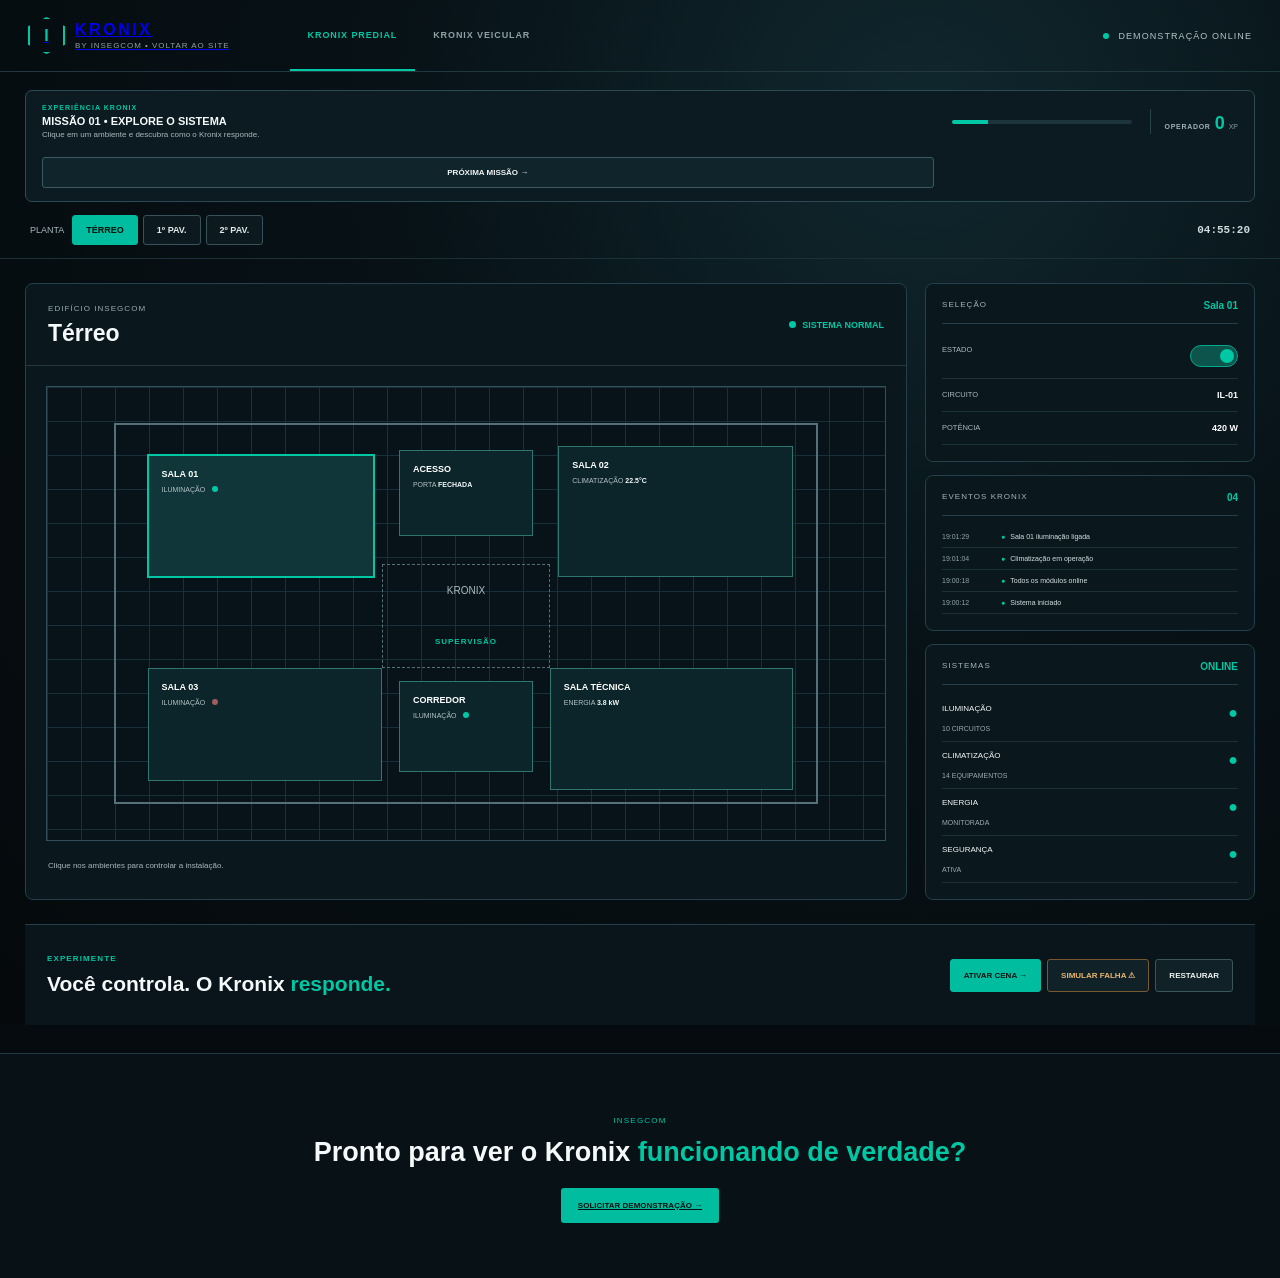
<file: kronix/index.html>
<!doctype html>
<html lang="pt-BR">
<head>
<meta charset="utf-8">
<meta name="viewport" content="width=device-width,initial-scale=1">
<title>KRONIX • Experiência Interativa</title>
<link rel="stylesheet" href="style.css">
</head>
<body>
<div class="app">
<header>
  <a class="brand" href="../index.html"><span class="mark">I</span><div><b>KRONIX</b><small>BY INSEGCOM • VOLTAR AO SITE</small></div></a>
  <div class="experience">
    <button class="experience-tab active" data-mode="building">KRONIX PREDIAL</button>
    <button class="experience-tab" data-mode="vehicle">KRONIX VEICULAR</button>
  </div>
  <div class="live"><i></i> DEMONSTRAÇÃO ONLINE</div>
</header>
<section class="mission-bar">
  <div>
    <small>EXPERIÊNCIA KRONIX</small>
    <b id="missionTitle">MISSÃO 01 • EXPLORE O SISTEMA</b>
    <span id="missionText">Clique em um ambiente e descubra como o Kronix responde.</span>
  </div>
  <div class="mission-progress"><i id="missionProgress"></i></div>
  <div class="operator-score"><small>OPERADOR</small><b id="score">0</b><span>XP</span></div><button id="missionNext">PRÓXIMA MISSÃO →</button>
</section>


<section id="buildingView" class="view active">
  <div class="toolbar">
    <div><span>PLANTA</span><button class="floor active">TÉRREO</button><button class="floor">1º PAV.</button><button class="floor">2º PAV.</button></div>
    <div class="clock" id="clock"></div>
  </div>
  <main>
    <section class="panel">
      <div class="panel-head"><div><small>EDIFÍCIO INSEGCOM</small><h1>Térreo</h1></div><div class="normal"><i></i>SISTEMA NORMAL</div></div>
      <div class="plant">
        <div class="room r1" data-name="Sala 01" data-type="light"><b>SALA 01</b><span>ILUMINAÇÃO <i class="state on"></i></span></div>
        <div class="room r2" data-name="Sala 02" data-type="ac"><b>SALA 02</b><span>CLIMATIZAÇÃO <strong>22.5°C</strong></span></div>
        <div class="room r3" data-name="Sala 03" data-type="light"><b>SALA 03</b><span>ILUMINAÇÃO <i class="state"></i></span></div>
        <div class="room r4" data-name="Sala Técnica" data-type="energy"><b>SALA TÉCNICA</b><span>ENERGIA <strong>3.8 kW</strong></span></div>
        <div class="room r5" data-name="Corredor" data-type="light"><b>CORREDOR</b><span>ILUMINAÇÃO <i class="state on"></i></span></div>
        <div class="room r6" data-name="Acesso" data-type="door"><b>ACESSO</b><span>PORTA <strong>FECHADA</strong></span></div>
        <div class="center">KRONIX<br><b>SUPERVISÃO</b></div>
      </div>
      <div class="tip">Clique nos ambientes para controlar a instalação.</div>
    </section>
    <aside>
      <div class="card"><div class="title"><small>SELEÇÃO</small><b id="selected">Sala 01</b></div><div id="details"></div></div>
      <div class="card"><div class="title"><small>EVENTOS KRONIX</small><b id="count">04</b></div><div id="events"></div></div>
      <div class="card"><div class="title"><small>SISTEMAS</small><b>ONLINE</b></div>
        <div class="system"><span>ILUMINAÇÃO</span><i>●</i><small>10 CIRCUITOS</small></div>
        <div class="system"><span>CLIMATIZAÇÃO</span><i>●</i><small>14 EQUIPAMENTOS</small></div>
        <div class="system"><span>ENERGIA</span><i>●</i><small>MONITORADA</small></div>
        <div class="system"><span>SEGURANÇA</span><i>●</i><small>ATIVA</small></div>
      </div>
    </aside>
  </main>
  <div class="simulate"><div><small>EXPERIMENTE</small><h2>Você controla. O Kronix <b>responde.</b></h2></div><div><button id="scene">ATIVAR CENA →</button><button id="fault" class="warn">SIMULAR FALHA ⚠</button><button id="restore">RESTAURAR</button></div></div>
</section>

<section id="vehicleView" class="view">
  <div class="vehicle-toolbar"><div><span>KRONIX VEICULAR</span><b>ONIX • DEMONSTRAÇÃO</b></div><div class="clock" id="vclock"></div></div>
  <main class="vehicle-main">
    <section class="vehicle-stage">
      <div class="stage-top"><div><small>VEÍCULO CONECTADO</small><h1>Telemetria em tempo real</h1></div><div class="normal"><i></i> VEÍCULO ONLINE</div></div>
      <div class="car-scene">
        <div class="scan"></div>
        <div class="hud-corner tl">KRONIX / VEHICLE CORE<br><b>CAN • TELEMETRIA</b></div>
        <div class="hud-corner tr">GPS <b>ONLINE</b><br>LINK <b>ATIVO</b></div>

        <div class="gauge gauge-speed">
          <svg viewBox="0 0 180 180"><circle class="g-bg" cx="90" cy="90" r="70"/><circle class="g-progress speed-progress" cx="90" cy="90" r="70"/>
          <line id="speedNeedle" x1="90" y1="90" x2="90" y2="32"/></svg>
          <div class="g-label">km/h</div><div class="g-number" id="speedGauge">85</div>
        </div>

        <img src="assets/onix_4k.png" alt="Representação do veículo">

        <div class="gauge gauge-rpm">
          <svg viewBox="0 0 180 180"><circle class="g-bg" cx="90" cy="90" r="70"/><circle class="g-progress rpm-progress" cx="90" cy="90" r="70"/>
          <line id="rpmNeedle" x1="90" y1="90" x2="90" y2="32"/></svg>
          <div class="g-label">x1000 RPM</div><div class="g-number" id="rpmGauge">2.1</div>
        </div>

        <button class="hotspot h1" data-target="motor">◉ MOTOR</button>
        <button class="hotspot h2" data-target="energy">◉ ENERGIA</button>
        <button class="hotspot h3" data-target="telemetry">◉ TELEMETRIA</button>
        <div class="vehicle-readout"><small id="vStatus">OPERAÇÃO NORMAL</small><b id="vSpeed">85</b><span>km/h</span></div>
      </div>
      <div class="drive-controls"><button id="slower">−</button><input id="speed" type="range" min="0" max="140" value="85"><button id="faster">+</button><label>VELOCIDADE SIMULADA</label></div>
    </section>
    <aside>
      <div class="card vehicle-card"><div class="title"><small>TELEMETRIA</small><b>ONLINE</b></div>
        <div class="big-metric"><span>VELOCIDADE</span><b id="speedVal">85</b><small>km/h</small></div>
        <div class="metric-row"><span>RPM</span><b id="rpm">2.1 x1000</b></div>
        <div class="metric-row"><span>TEMPERATURA</span><b id="temp">92 °C</b></div>
        <div class="metric-row"><span>BATERIA</span><b id="battery">14.2 V</b></div>
        <div class="metric-row"><span>AUTONOMIA</span><b id="range">302 km</b></div>
      </div>
      <div class="card"><div class="title"><small>EVENTOS KRONIX</small><b id="veCount">03</b></div><div id="vevents"></div></div>
    </aside>
  </main>
  <section class="vehicle-metrics">
    <div><small>ESTADO DO VEÍCULO</small><b>ONLINE</b><i></i></div>
    <div><small>GPS</small><b>ATIVO</b><span>12 satélites</span></div>
    <div><small>CAN BUS</small><b>COMUNICANDO</b><span>128 frames/s</span></div>
    <div><small>ALERTAS</small><b id="alertMetric">0</b><span>última leitura normal</span></div>
  </section>
  <div class="vehicle-sim"><div><small>EXPERIMENTE O KRONIX</small><h2>Mude a condição. Observe a <b>resposta.</b></h2></div><div><button id="vehicleFault" class="warn">SIMULAR TEMPERATURA ALTA ⚠</button><button id="vehicleReset">RESTAURAR</button></div></div>
</section>
</div>
<section id="contato" class="demo-contact"><small>INSEGCOM</small><h2>Pronto para ver o Kronix <b>funcionando de verdade?</b></h2><a href="mailto:contato@insegcom.com.br">SOLICITAR DEMONSTRAÇÃO →</a></section>
<script src="script.js"></script>

<div id="finalPanel" class="final-panel">
  <div class="final-kicker">KRONIX • EXPERIÊNCIA CONCLUÍDA</div>
  <div class="final-ring"><b id="finalScore">0</b><small>XP</small></div>
  <h2>Você conheceu o<br><b>Kronix por dentro.</b></h2>
  <p>Agora imagine essa experiência aplicada à sua infraestrutura ou ao seu veículo.</p>
  <div class="final-actions"><a href="#contato" id="realDemo">QUERO UMA DEMONSTRAÇÃO REAL →</a><button id="replay">EXPLORAR NOVAMENTE</button></div>
</div>
<div id="finalShade" class="final-shade"></div>
<div id="missionToast" class="mission-toast">
  <div class="toast-kicker">KRONIX • MISSÃO CONCLUÍDA</div>
  <h3 id="toastTitle">Boa operação.</h3>
  <p id="toastText">Você demonstrou uma função do sistema.</p>
  <button id="toastClose">CONTINUAR</button>
</div>
<div id="missionShade" class="mission-shade"></div>
</body>
</html>
</file>
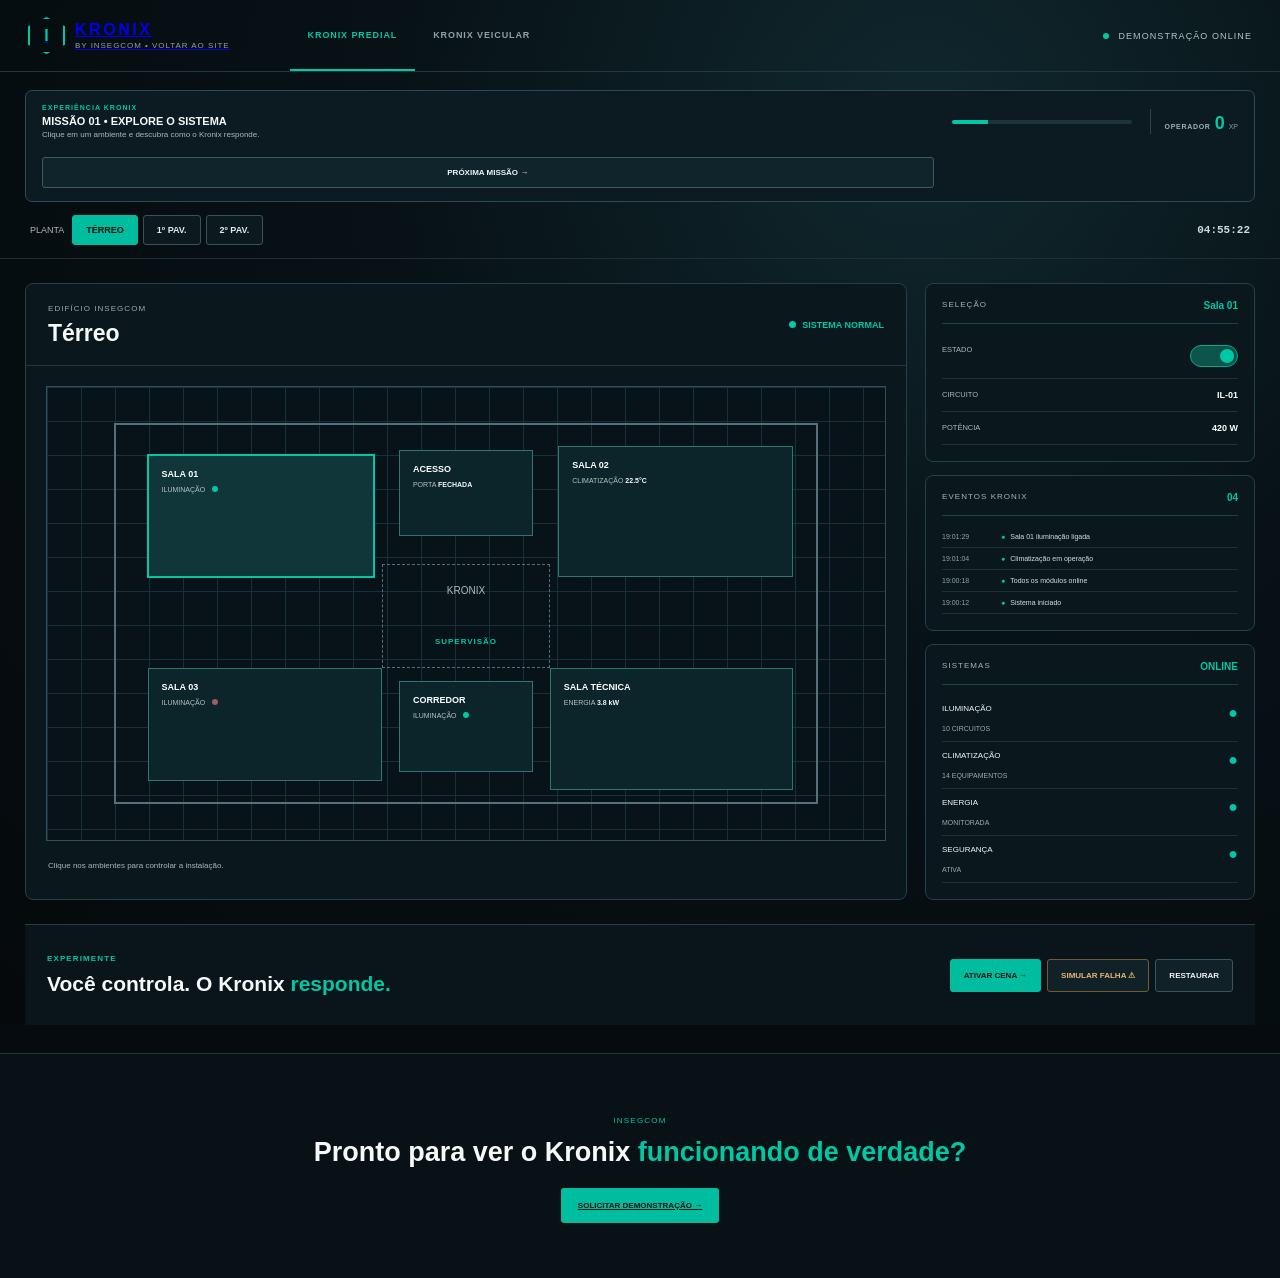
<file: kronix/predial.html>
<!doctype html>
<html lang="pt-BR">
<head>
<meta charset="utf-8">
<meta name="viewport" content="width=device-width,initial-scale=1">
<title>KRONIX • Predial</title>
<link rel="stylesheet" href="style.css">
</head>
<body>
<div class="app">
<header>
  <a class="brand" href="../index.html"><span class="mark">I</span><div><b>KRONIX</b><small>BY INSEGCOM • VOLTAR AO SITE</small></div></a>
  <div class="experience">
    <button class="experience-tab active" data-mode="building">KRONIX PREDIAL</button>
    <button class="experience-tab" data-mode="vehicle">KRONIX VEICULAR</button>
  </div>
  <div class="live"><i></i> DEMONSTRAÇÃO ONLINE</div>
</header>
<section class="mission-bar">
  <div>
    <small>EXPERIÊNCIA KRONIX</small>
    <b id="missionTitle">MISSÃO 01 • EXPLORE O SISTEMA</b>
    <span id="missionText">Clique em um ambiente e descubra como o Kronix responde.</span>
  </div>
  <div class="mission-progress"><i id="missionProgress"></i></div>
  <div class="operator-score"><small>OPERADOR</small><b id="score">0</b><span>XP</span></div><button id="missionNext">PRÓXIMA MISSÃO →</button>
</section>


<section id="buildingView" class="view active">
  <div class="toolbar">
    <div><span>PLANTA</span><button class="floor active">TÉRREO</button><button class="floor">1º PAV.</button><button class="floor">2º PAV.</button></div>
    <div class="clock" id="clock"></div>
  </div>
  <main>
    <section class="panel">
      <div class="panel-head"><div><small>EDIFÍCIO INSEGCOM</small><h1>Térreo</h1></div><div class="normal"><i></i>SISTEMA NORMAL</div></div>
      <div class="plant">
        <div class="room r1" data-name="Sala 01" data-type="light"><b>SALA 01</b><span>ILUMINAÇÃO <i class="state on"></i></span></div>
        <div class="room r2" data-name="Sala 02" data-type="ac"><b>SALA 02</b><span>CLIMATIZAÇÃO <strong>22.5°C</strong></span></div>
        <div class="room r3" data-name="Sala 03" data-type="light"><b>SALA 03</b><span>ILUMINAÇÃO <i class="state"></i></span></div>
        <div class="room r4" data-name="Sala Técnica" data-type="energy"><b>SALA TÉCNICA</b><span>ENERGIA <strong>3.8 kW</strong></span></div>
        <div class="room r5" data-name="Corredor" data-type="light"><b>CORREDOR</b><span>ILUMINAÇÃO <i class="state on"></i></span></div>
        <div class="room r6" data-name="Acesso" data-type="door"><b>ACESSO</b><span>PORTA <strong>FECHADA</strong></span></div>
        <div class="center">KRONIX<br><b>SUPERVISÃO</b></div>
      </div>
      <div class="tip">Clique nos ambientes para controlar a instalação.</div>
    </section>
    <aside>
      <div class="card"><div class="title"><small>SELEÇÃO</small><b id="selected">Sala 01</b></div><div id="details"></div></div>
      <div class="card"><div class="title"><small>EVENTOS KRONIX</small><b id="count">04</b></div><div id="events"></div></div>
      <div class="card"><div class="title"><small>SISTEMAS</small><b>ONLINE</b></div>
        <div class="system"><span>ILUMINAÇÃO</span><i>●</i><small>10 CIRCUITOS</small></div>
        <div class="system"><span>CLIMATIZAÇÃO</span><i>●</i><small>14 EQUIPAMENTOS</small></div>
        <div class="system"><span>ENERGIA</span><i>●</i><small>MONITORADA</small></div>
        <div class="system"><span>SEGURANÇA</span><i>●</i><small>ATIVA</small></div>
      </div>
    </aside>
  </main>
  <div class="simulate"><div><small>EXPERIMENTE</small><h2>Você controla. O Kronix <b>responde.</b></h2></div><div><button id="scene">ATIVAR CENA →</button><button id="fault" class="warn">SIMULAR FALHA ⚠</button><button id="restore">RESTAURAR</button></div></div>
</section>

<section id="vehicleView" class="view">
  <div class="vehicle-toolbar"><div><span>KRONIX VEICULAR</span><b>ONIX • DEMONSTRAÇÃO</b></div><div class="clock" id="vclock"></div></div>
  <main class="vehicle-main">
    <section class="vehicle-stage">
      <div class="stage-top"><div><small>VEÍCULO CONECTADO</small><h1>Telemetria em tempo real</h1></div><div class="normal"><i></i> VEÍCULO ONLINE</div></div>
      <div class="car-scene">
        <div class="scan"></div>
        <div class="hud-corner tl">KRONIX / VEHICLE CORE<br><b>CAN • TELEMETRIA</b></div>
        <div class="hud-corner tr">GPS <b>ONLINE</b><br>LINK <b>ATIVO</b></div>

        <div class="gauge gauge-speed">
          <svg viewBox="0 0 180 180"><circle class="g-bg" cx="90" cy="90" r="70"/><circle class="g-progress speed-progress" cx="90" cy="90" r="70"/>
          <line id="speedNeedle" x1="90" y1="90" x2="90" y2="32"/></svg>
          <div class="g-label">km/h</div><div class="g-number" id="speedGauge">85</div>
        </div>

        <img src="assets/onix_4k.png" alt="Representação do veículo">

        <div class="gauge gauge-rpm">
          <svg viewBox="0 0 180 180"><circle class="g-bg" cx="90" cy="90" r="70"/><circle class="g-progress rpm-progress" cx="90" cy="90" r="70"/>
          <line id="rpmNeedle" x1="90" y1="90" x2="90" y2="32"/></svg>
          <div class="g-label">x1000 RPM</div><div class="g-number" id="rpmGauge">2.1</div>
        </div>

        <button class="hotspot h1" data-target="motor">◉ MOTOR</button>
        <button class="hotspot h2" data-target="energy">◉ ENERGIA</button>
        <button class="hotspot h3" data-target="telemetry">◉ TELEMETRIA</button>
        <div class="vehicle-readout"><small id="vStatus">OPERAÇÃO NORMAL</small><b id="vSpeed">85</b><span>km/h</span></div>
      </div>
      <div class="drive-controls"><button id="slower">−</button><input id="speed" type="range" min="0" max="140" value="85"><button id="faster">+</button><label>VELOCIDADE SIMULADA</label></div>
    </section>
    <aside>
      <div class="card vehicle-card"><div class="title"><small>TELEMETRIA</small><b>ONLINE</b></div>
        <div class="big-metric"><span>VELOCIDADE</span><b id="speedVal">85</b><small>km/h</small></div>
        <div class="metric-row"><span>RPM</span><b id="rpm">2.1 x1000</b></div>
        <div class="metric-row"><span>TEMPERATURA</span><b id="temp">92 °C</b></div>
        <div class="metric-row"><span>BATERIA</span><b id="battery">14.2 V</b></div>
        <div class="metric-row"><span>AUTONOMIA</span><b id="range">302 km</b></div>
      </div>
      <div class="card"><div class="title"><small>EVENTOS KRONIX</small><b id="veCount">03</b></div><div id="vevents"></div></div>
    </aside>
  </main>
  <section class="vehicle-metrics">
    <div><small>ESTADO DO VEÍCULO</small><b>ONLINE</b><i></i></div>
    <div><small>GPS</small><b>ATIVO</b><span>12 satélites</span></div>
    <div><small>CAN BUS</small><b>COMUNICANDO</b><span>128 frames/s</span></div>
    <div><small>ALERTAS</small><b id="alertMetric">0</b><span>última leitura normal</span></div>
  </section>
  <div class="vehicle-sim"><div><small>EXPERIMENTE O KRONIX</small><h2>Mude a condição. Observe a <b>resposta.</b></h2></div><div><button id="vehicleFault" class="warn">SIMULAR TEMPERATURA ALTA ⚠</button><button id="vehicleReset">RESTAURAR</button></div></div>
</section>
</div>
<section id="contato" class="demo-contact"><small>INSEGCOM</small><h2>Pronto para ver o Kronix <b>funcionando de verdade?</b></h2><a href="mailto:contato@insegcom.com.br">SOLICITAR DEMONSTRAÇÃO →</a></section>
<script src="script.js"></script><script>
window.addEventListener("DOMContentLoaded", function(){
  const tab=document.querySelector('.experience-tab[data-mode="building"]');
  const b=document.getElementById('buildingView');
  const v=document.getElementById('vehicleView');
  document.querySelectorAll('.experience-tab').forEach(x=>x.classList.remove('active'));
  if(tab) tab.classList.add('active');
  if(b) b.classList.toggle('active', "building"==="building");
  if(v) v.classList.toggle('active', "building"==="vehicle");
});
</script>

<div id="finalPanel" class="final-panel">
  <div class="final-kicker">KRONIX • EXPERIÊNCIA CONCLUÍDA</div>
  <div class="final-ring"><b id="finalScore">0</b><small>XP</small></div>
  <h2>Você conheceu o<br><b>Kronix por dentro.</b></h2>
  <p>Agora imagine essa experiência aplicada à sua infraestrutura ou ao seu veículo.</p>
  <div class="final-actions"><a href="#contato" id="realDemo">QUERO UMA DEMONSTRAÇÃO REAL →</a><button id="replay">EXPLORAR NOVAMENTE</button></div>
</div>
<div id="finalShade" class="final-shade"></div>
<div id="missionToast" class="mission-toast">
  <div class="toast-kicker">KRONIX • MISSÃO CONCLUÍDA</div>
  <h3 id="toastTitle">Boa operação.</h3>
  <p id="toastText">Você demonstrou uma função do sistema.</p>
  <button id="toastClose">CONTINUAR</button>
</div>
<div id="missionShade" class="mission-shade"></div>
</body>
</html>
</file>
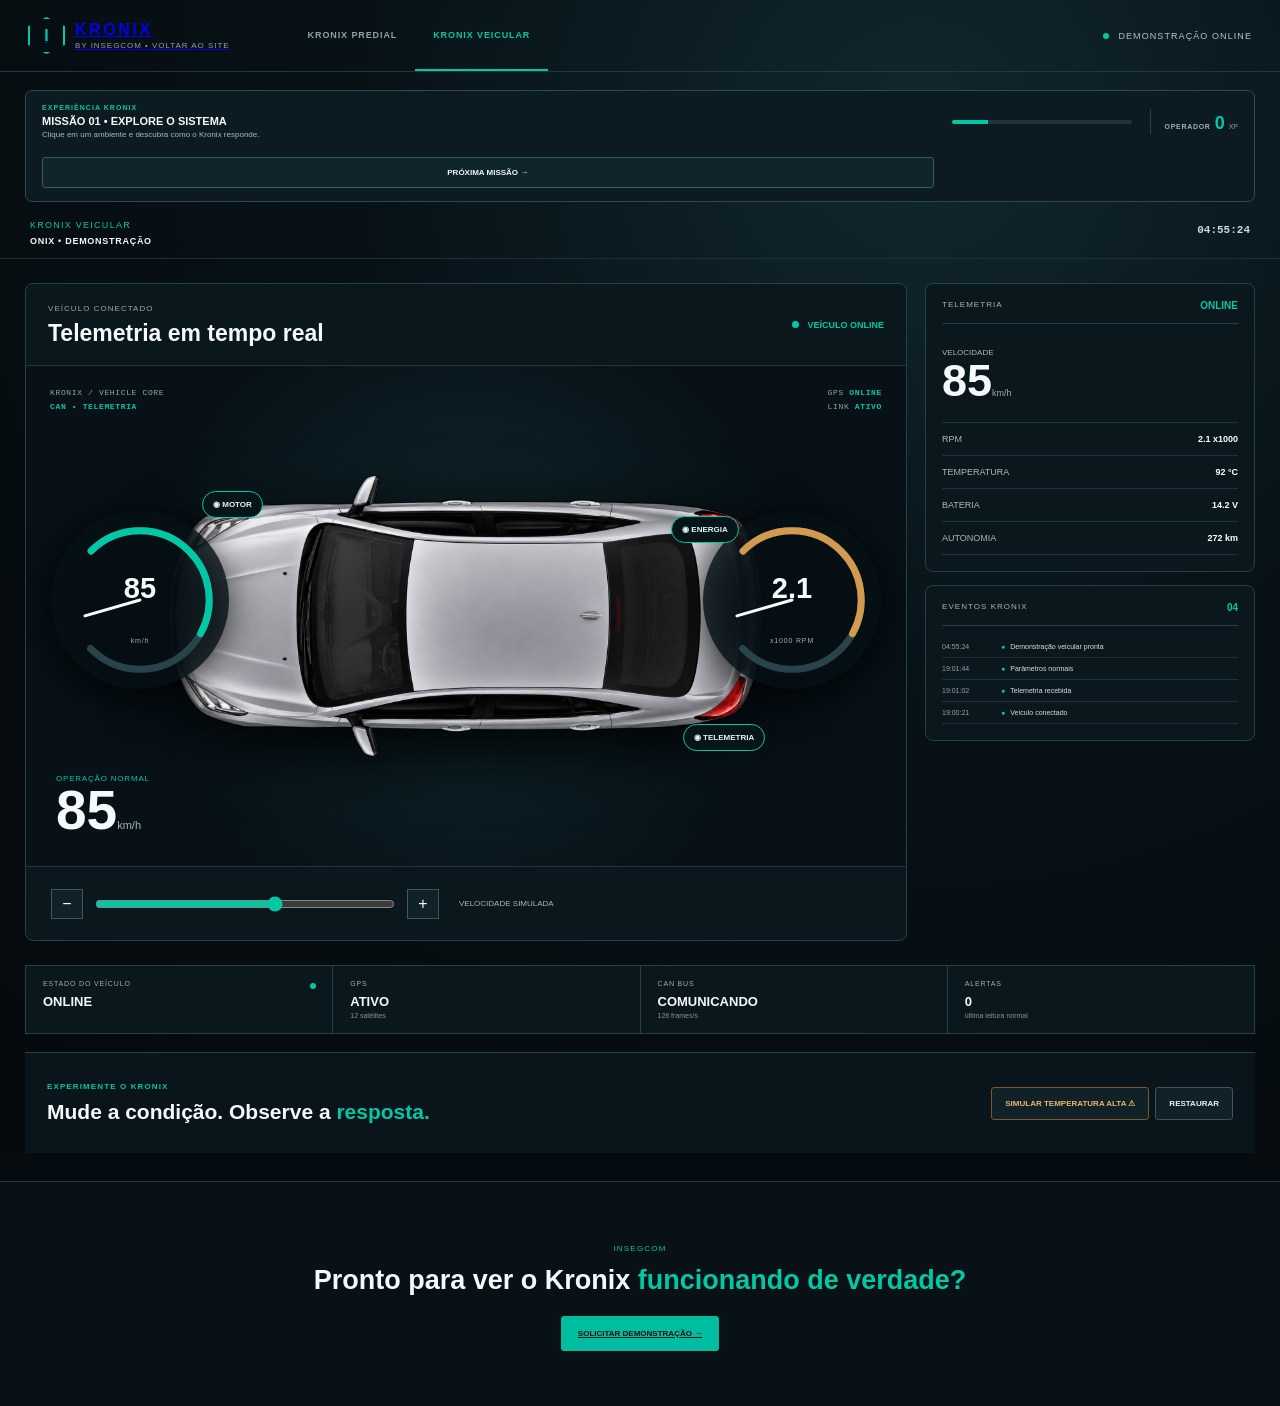
<file: kronix/veicular.html>
<!doctype html>
<html lang="pt-BR">
<head>
<meta charset="utf-8">
<meta name="viewport" content="width=device-width,initial-scale=1">
<title>KRONIX • Veicular</title>
<link rel="stylesheet" href="style.css">
</head>
<body>
<div class="app">
<header>
  <a class="brand" href="../index.html"><span class="mark">I</span><div><b>KRONIX</b><small>BY INSEGCOM • VOLTAR AO SITE</small></div></a>
  <div class="experience">
    <button class="experience-tab active" data-mode="building">KRONIX PREDIAL</button>
    <button class="experience-tab" data-mode="vehicle">KRONIX VEICULAR</button>
  </div>
  <div class="live"><i></i> DEMONSTRAÇÃO ONLINE</div>
</header>
<section class="mission-bar">
  <div>
    <small>EXPERIÊNCIA KRONIX</small>
    <b id="missionTitle">MISSÃO 01 • EXPLORE O SISTEMA</b>
    <span id="missionText">Clique em um ambiente e descubra como o Kronix responde.</span>
  </div>
  <div class="mission-progress"><i id="missionProgress"></i></div>
  <div class="operator-score"><small>OPERADOR</small><b id="score">0</b><span>XP</span></div><button id="missionNext">PRÓXIMA MISSÃO →</button>
</section>


<section id="buildingView" class="view active">
  <div class="toolbar">
    <div><span>PLANTA</span><button class="floor active">TÉRREO</button><button class="floor">1º PAV.</button><button class="floor">2º PAV.</button></div>
    <div class="clock" id="clock"></div>
  </div>
  <main>
    <section class="panel">
      <div class="panel-head"><div><small>EDIFÍCIO INSEGCOM</small><h1>Térreo</h1></div><div class="normal"><i></i>SISTEMA NORMAL</div></div>
      <div class="plant">
        <div class="room r1" data-name="Sala 01" data-type="light"><b>SALA 01</b><span>ILUMINAÇÃO <i class="state on"></i></span></div>
        <div class="room r2" data-name="Sala 02" data-type="ac"><b>SALA 02</b><span>CLIMATIZAÇÃO <strong>22.5°C</strong></span></div>
        <div class="room r3" data-name="Sala 03" data-type="light"><b>SALA 03</b><span>ILUMINAÇÃO <i class="state"></i></span></div>
        <div class="room r4" data-name="Sala Técnica" data-type="energy"><b>SALA TÉCNICA</b><span>ENERGIA <strong>3.8 kW</strong></span></div>
        <div class="room r5" data-name="Corredor" data-type="light"><b>CORREDOR</b><span>ILUMINAÇÃO <i class="state on"></i></span></div>
        <div class="room r6" data-name="Acesso" data-type="door"><b>ACESSO</b><span>PORTA <strong>FECHADA</strong></span></div>
        <div class="center">KRONIX<br><b>SUPERVISÃO</b></div>
      </div>
      <div class="tip">Clique nos ambientes para controlar a instalação.</div>
    </section>
    <aside>
      <div class="card"><div class="title"><small>SELEÇÃO</small><b id="selected">Sala 01</b></div><div id="details"></div></div>
      <div class="card"><div class="title"><small>EVENTOS KRONIX</small><b id="count">04</b></div><div id="events"></div></div>
      <div class="card"><div class="title"><small>SISTEMAS</small><b>ONLINE</b></div>
        <div class="system"><span>ILUMINAÇÃO</span><i>●</i><small>10 CIRCUITOS</small></div>
        <div class="system"><span>CLIMATIZAÇÃO</span><i>●</i><small>14 EQUIPAMENTOS</small></div>
        <div class="system"><span>ENERGIA</span><i>●</i><small>MONITORADA</small></div>
        <div class="system"><span>SEGURANÇA</span><i>●</i><small>ATIVA</small></div>
      </div>
    </aside>
  </main>
  <div class="simulate"><div><small>EXPERIMENTE</small><h2>Você controla. O Kronix <b>responde.</b></h2></div><div><button id="scene">ATIVAR CENA →</button><button id="fault" class="warn">SIMULAR FALHA ⚠</button><button id="restore">RESTAURAR</button></div></div>
</section>

<section id="vehicleView" class="view">
  <div class="vehicle-toolbar"><div><span>KRONIX VEICULAR</span><b>ONIX • DEMONSTRAÇÃO</b></div><div class="clock" id="vclock"></div></div>
  <main class="vehicle-main">
    <section class="vehicle-stage">
      <div class="stage-top"><div><small>VEÍCULO CONECTADO</small><h1>Telemetria em tempo real</h1></div><div class="normal"><i></i> VEÍCULO ONLINE</div></div>
      <div class="car-scene">
        <div class="scan"></div>
        <div class="hud-corner tl">KRONIX / VEHICLE CORE<br><b>CAN • TELEMETRIA</b></div>
        <div class="hud-corner tr">GPS <b>ONLINE</b><br>LINK <b>ATIVO</b></div>

        <div class="gauge gauge-speed">
          <svg viewBox="0 0 180 180"><circle class="g-bg" cx="90" cy="90" r="70"/><circle class="g-progress speed-progress" cx="90" cy="90" r="70"/>
          <line id="speedNeedle" x1="90" y1="90" x2="90" y2="32"/></svg>
          <div class="g-label">km/h</div><div class="g-number" id="speedGauge">85</div>
        </div>

        <img src="assets/onix_4k.png" alt="Representação do veículo">

        <div class="gauge gauge-rpm">
          <svg viewBox="0 0 180 180"><circle class="g-bg" cx="90" cy="90" r="70"/><circle class="g-progress rpm-progress" cx="90" cy="90" r="70"/>
          <line id="rpmNeedle" x1="90" y1="90" x2="90" y2="32"/></svg>
          <div class="g-label">x1000 RPM</div><div class="g-number" id="rpmGauge">2.1</div>
        </div>

        <button class="hotspot h1" data-target="motor">◉ MOTOR</button>
        <button class="hotspot h2" data-target="energy">◉ ENERGIA</button>
        <button class="hotspot h3" data-target="telemetry">◉ TELEMETRIA</button>
        <div class="vehicle-readout"><small id="vStatus">OPERAÇÃO NORMAL</small><b id="vSpeed">85</b><span>km/h</span></div>
      </div>
      <div class="drive-controls"><button id="slower">−</button><input id="speed" type="range" min="0" max="140" value="85"><button id="faster">+</button><label>VELOCIDADE SIMULADA</label></div>
    </section>
    <aside>
      <div class="card vehicle-card"><div class="title"><small>TELEMETRIA</small><b>ONLINE</b></div>
        <div class="big-metric"><span>VELOCIDADE</span><b id="speedVal">85</b><small>km/h</small></div>
        <div class="metric-row"><span>RPM</span><b id="rpm">2.1 x1000</b></div>
        <div class="metric-row"><span>TEMPERATURA</span><b id="temp">92 °C</b></div>
        <div class="metric-row"><span>BATERIA</span><b id="battery">14.2 V</b></div>
        <div class="metric-row"><span>AUTONOMIA</span><b id="range">302 km</b></div>
      </div>
      <div class="card"><div class="title"><small>EVENTOS KRONIX</small><b id="veCount">03</b></div><div id="vevents"></div></div>
    </aside>
  </main>
  <section class="vehicle-metrics">
    <div><small>ESTADO DO VEÍCULO</small><b>ONLINE</b><i></i></div>
    <div><small>GPS</small><b>ATIVO</b><span>12 satélites</span></div>
    <div><small>CAN BUS</small><b>COMUNICANDO</b><span>128 frames/s</span></div>
    <div><small>ALERTAS</small><b id="alertMetric">0</b><span>última leitura normal</span></div>
  </section>
  <div class="vehicle-sim"><div><small>EXPERIMENTE O KRONIX</small><h2>Mude a condição. Observe a <b>resposta.</b></h2></div><div><button id="vehicleFault" class="warn">SIMULAR TEMPERATURA ALTA ⚠</button><button id="vehicleReset">RESTAURAR</button></div></div>
</section>
</div>
<section id="contato" class="demo-contact"><small>INSEGCOM</small><h2>Pronto para ver o Kronix <b>funcionando de verdade?</b></h2><a href="mailto:contato@insegcom.com.br">SOLICITAR DEMONSTRAÇÃO →</a></section>
<script src="script.js"></script><script>
window.addEventListener("DOMContentLoaded", function(){
  const tab=document.querySelector('.experience-tab[data-mode="vehicle"]');
  const b=document.getElementById('buildingView');
  const v=document.getElementById('vehicleView');
  document.querySelectorAll('.experience-tab').forEach(x=>x.classList.remove('active'));
  if(tab) tab.classList.add('active');
  if(b) b.classList.toggle('active', "vehicle"==="building");
  if(v) v.classList.toggle('active', "vehicle"==="vehicle");
});
</script>

<div id="finalPanel" class="final-panel">
  <div class="final-kicker">KRONIX • EXPERIÊNCIA CONCLUÍDA</div>
  <div class="final-ring"><b id="finalScore">0</b><small>XP</small></div>
  <h2>Você conheceu o<br><b>Kronix por dentro.</b></h2>
  <p>Agora imagine essa experiência aplicada à sua infraestrutura ou ao seu veículo.</p>
  <div class="final-actions"><a href="#contato" id="realDemo">QUERO UMA DEMONSTRAÇÃO REAL →</a><button id="replay">EXPLORAR NOVAMENTE</button></div>
</div>
<div id="finalShade" class="final-shade"></div>
<div id="missionToast" class="mission-toast">
  <div class="toast-kicker">KRONIX • MISSÃO CONCLUÍDA</div>
  <h3 id="toastTitle">Boa operação.</h3>
  <p id="toastText">Você demonstrou uma função do sistema.</p>
  <button id="toastClose">CONTINUAR</button>
</div>
<div id="missionShade" class="mission-shade"></div>
</body>
</html>
</file>
<file: kronix/style.css>
*{box-sizing:border-box}body{margin:0;background:#050b0f;color:#f5f9f9;font-family:Arial,Helvetica,sans-serif}.app{min-height:100vh;background:radial-gradient(circle at 72% 12%,#10282e,#071116 42%,#05090c 100%)}button{font:inherit;cursor:pointer}.brand{display:flex;align-items:center;gap:10px}.mark{width:37px;height:37px;border:2px solid #00c7a4;clip-path:polygon(50% 0,100% 25%,100% 75%,50% 100%,0 75%,0 25%);display:grid;place-items:center;color:#00c7a4;font-weight:900}.brand b{display:block;letter-spacing:.16em}.brand small{display:block;font-size:8px;color:#8ea1a7;letter-spacing:.12em;margin-top:2px}header{height:72px;border-bottom:1px solid #203940;display:flex;align-items:center;padding:0 28px;gap:30px}.experience{display:flex;margin-left:30px;height:100%}.experience-tab{background:transparent;border:0;border-bottom:2px solid transparent;color:#8fa1a7;padding:0 18px;font-size:9px;font-weight:900;letter-spacing:.1em}.experience-tab.active{color:#00c7a4;border-color:#00c7a4}.live{margin-left:auto;font-size:9px;color:#b7c4c8;letter-spacing:.12em}.live i{display:inline-block;width:6px;height:6px;background:#00c7a4;border-radius:50%;margin-right:6px}.view{display:none}.view.active{display:block}.toolbar,.vehicle-toolbar{height:57px;border-bottom:1px solid #1b3037;display:flex;align-items:center;justify-content:space-between;padding:0 30px}.toolbar span,.vehicle-toolbar span{font-size:9px;color:#a7b7bb;margin-right:8px}.toolbar button{background:#0c1a20;border:1px solid #38525a;color:#e2e9eb;padding:9px 13px;border-radius:3px;font-size:9px;font-weight:900;margin-right:5px}.toolbar button.active{background:#00bda0;border-color:#00bda0;color:#00120e}.clock{font:700 11px monospace;color:#d1dbde}.vehicle-toolbar b{display:block;font-size:9px;margin-top:4px;letter-spacing:.08em}.vehicle-toolbar span{color:#00c7a4;letter-spacing:.14em}main{width:min(1420px,calc(100% - 50px));margin:24px auto;display:grid;grid-template-columns:1fr 330px;gap:18px}.panel,.card,.vehicle-stage{background:#0a171d;border:1px solid #24404a;border-radius:8px}.panel{overflow:hidden}.panel-head,.stage-top{height:82px;padding:18px 22px;border-bottom:1px solid #21373f;display:flex;justify-content:space-between;align-items:center}.panel-head small,.stage-top small{font-size:8px;letter-spacing:.13em;color:#9aabb0}.panel-head h1,.stage-top h1{font-size:23px;margin:5px 0}.normal{font-size:9px;color:#00c7a4;font-weight:900}.normal i{display:inline-block;width:7px;height:7px;border-radius:50%;background:#00c7a4;margin-right:6px}.plant{height:455px;margin:20px;border:1px solid #31505a;position:relative;background-color:#081319;background-image:linear-gradient(#183039 1px,transparent 1px),linear-gradient(90deg,#183039 1px,transparent 1px);background-size:34px 34px}.plant:before{content:"";position:absolute;inset:8%;border:2px solid #557078}.room{position:absolute;background:#0b252a;border:1px solid #2d7770;padding:13px;cursor:pointer;transition:.16s}.room:hover,.room.selected{background:#10363a;border-color:#00c7a4;box-shadow:0 0 0 1px #00c7a4}.room b{display:block;font-size:9px;color:#fff}.room span{display:block;font-size:7px;color:#b6c4c7;margin-top:7px}.room strong{color:#f3f8f8}.state{display:inline-block;width:6px;height:6px;border-radius:50%;background:#a25c5c;margin-left:5px}.state.on{background:#00c7a4}.r1{left:12%;top:15%;width:27%;height:27%}.r2{right:11%;top:13%;width:28%;height:29%}.r3{left:12%;bottom:13%;width:28%;height:25%}.r4{right:11%;bottom:11%;width:29%;height:27%}.r5{left:42%;bottom:15%;width:16%;height:20%}.r6{left:42%;top:14%;width:16%;height:19%}.center{position:absolute;left:40%;top:39%;width:20%;height:23%;border:1px dashed #557078;display:grid;place-items:center;text-align:center;color:#a9babf;font-size:10px}.center b{font-size:8px;color:#00c7a4;letter-spacing:.12em}.tip{padding:0 22px 18px;color:#aab9bd;font-size:8px}aside{display:flex;flex-direction:column;gap:13px}.card{padding:16px}.title{display:flex;justify-content:space-between;border-bottom:1px solid #24404a;padding-bottom:12px;margin-bottom:10px}.title small{font-size:8px;letter-spacing:.13em;color:#a5b6ba}.title b{font-size:10px;color:#00c7a4}.device-row,.metric-row{display:flex;justify-content:space-between;padding:11px 0;border-bottom:1px solid #1d333a;font-size:9px}.device-row small,.metric-row span{color:#aab9bd}.device-row b,.metric-row b{color:#fff}.toggle{width:48px;height:22px;border-radius:20px;background:#182a30;border:1px solid #456069;position:relative}.toggle:after{content:"";position:absolute;top:3px;left:3px;width:14px;height:14px;background:#819399;border-radius:50%}.toggle.on{background:#0d554c;border-color:#00a88e}.toggle.on:after{left:29px;background:#00c7a4}.control{display:flex;justify-content:space-between;align-items:center;padding:13px 0;border-bottom:1px solid #1d333a}.control button{background:#12232a;border:1px solid #40555d;color:#fff;width:28px;height:28px}.control .temp{display:flex;align-items:center;gap:8px}.control .temp b{font-size:16px}.event{display:grid;grid-template-columns:52px 1fr;gap:7px;padding:7px 0;border-bottom:1px solid #1b3037;font-size:7px}.event time{color:#91a5aa}.event b{font-weight:500;color:#d6e0e2}.event.ok b:before{content:"●";color:#00c7a4;margin-right:5px}.event.warn b:before{content:"⚠";color:#e2a75d;margin-right:5px}.system{display:grid;grid-template-columns:1fr auto;padding:9px 0;border-bottom:1px solid #1b3037}.system span{font-size:8px}.system i{color:#00c7a4;font-style:normal}.system small{grid-column:1/-1;color:#9aabb0;font-size:7px;margin-top:3px}.simulate,.vehicle-sim{width:min(1420px,calc(100% - 50px));margin:0 auto 28px;border-top:1px solid #24404a;padding:22px;display:flex;justify-content:space-between;align-items:center;gap:20px;background:#09151b}.simulate small,.vehicle-sim small{color:#00c7a4;font-size:8px;letter-spacing:.14em;font-weight:900}.simulate h2,.vehicle-sim h2{font-size:21px;margin:7px 0}.simulate h2 b,.vehicle-sim h2 b{color:#00c7a4}.simulate button,.vehicle-sim button{background:#102127;color:#eef4f5;border:1px solid #3b555d;padding:11px 13px;font-size:8px;font-weight:900;margin-left:6px;border-radius:3px}.simulate button:first-child{background:#00bda0;color:#00120e;border-color:#00bda0}.warn{color:#e9b66f!important;border-color:#78582e!important}.vehicle-main{margin-top:24px}.vehicle-stage{overflow:hidden}.car-scene{height:475px;position:relative;display:grid;place-items:center;background:radial-gradient(circle,#102b31,#071117 65%)}.car-scene img{width:min(650px,70%);max-height:390px;object-fit:contain;filter:drop-shadow(0 18px 35px #000);position:relative;z-index:2}.scan{position:absolute;width:62%;height:1px;background:#00c7a4;box-shadow:0 0 20px #00c7a4;opacity:.45;animation:scan 3s linear infinite}.hotspot{position:absolute;z-index:4;background:#07151a;border:1px solid #00c7a4;color:#dff8f4;padding:8px 10px;font-size:8px;font-weight:900;border-radius:20px}.h1{left:20%;top:25%}.h2{right:19%;top:30%}.h3{right:16%;bottom:23%}@keyframes scan{0%{top:18%}100%{top:82%}}.vehicle-readout{position:absolute;z-index:3;left:30px;bottom:25px;text-align:left}.vehicle-readout small{color:#00c7a4;font-size:8px;display:block;letter-spacing:.1em}.vehicle-readout b{font-size:55px;line-height:1}.vehicle-readout span{color:#a5b5b9;font-size:11px}.drive-controls{height:74px;border-top:1px solid #20363d;display:flex;align-items:center;gap:10px;padding:0 25px;position:relative}.drive-controls button{width:32px;height:30px;background:#102127;color:#fff;border:1px solid #40565e}.drive-controls input{width:300px;accent-color:#00c7a4}.drive-controls label{font-size:8px;color:#a6b6ba;margin-left:10px}.vehicle-card .big-metric{padding:14px 0 18px;border-bottom:1px solid #1d333a}.big-metric span{display:block;font-size:8px;color:#a8b7bb}.big-metric b{font-size:45px;line-height:1.05}.big-metric small{font-size:9px;color:#9aabb0}.vehicle-sim{margin-top:18px}
@media(max-width:1000px){.experience{margin-left:0}.live{display:none}main{grid-template-columns:1fr}.simulate,.vehicle-sim{display:block}.simulate>div:last-child,.vehicle-sim>div:last-child{margin-top:15px}.vehicle-main{grid-template-columns:1fr}.car-scene img{width:78%}}
@media(max-width:600px){header{padding:0 13px}.brand small{display:none}.experience-tab{padding:0 7px;font-size:7px}.toolbar,.vehicle-toolbar{padding:0 13px}.plant{margin:12px;height:390px}.room{padding:8px}.room b{font-size:7px}.room span{font-size:6px}.center{font-size:8px}.simulate,.vehicle-sim{width:calc(100% - 20px)}main{width:calc(100% - 20px)}.simulate button,.vehicle-sim button{margin:4px 2px 0 0}.car-scene{height:400px}.car-scene img{width:94%;max-height:310px}.hotspot{font-size:7px;padding:6px 8px}.h1{left:7%;top:23%}.h2{right:7%;top:28%}.h3{right:8%;bottom:20%}.drive-controls input{width:180px}.vehicle-readout{left:18px}.vehicle-readout b{font-size:42px}}

.hud-corner{position:absolute;z-index:3;top:20px;font:8px monospace;line-height:1.7;color:#8fa6ac;letter-spacing:.08em}.hud-corner b{color:#00c7a4}.hud-corner.tl{left:24px}.hud-corner.tr{right:24px;text-align:right}.mini-gauge{position:absolute;z-index:3;left:28px;top:115px;width:82px;height:82px;border:1px solid #31525b;border-radius:50%;display:flex;flex-direction:column;align-items:center;justify-content:center;background:#071217cc}.mini-gauge.right{left:auto;right:28px}.mini-gauge span,.mini-gauge small{font-size:7px;color:#9aadb2}.mini-gauge b{font-size:19px;margin:3px 0}.vehicle-metrics{width:min(1420px,calc(100% - 50px));margin:0 auto;display:grid;grid-template-columns:repeat(4,1fr);gap:1px;background:#25404a;border:1px solid #25404a}.vehicle-metrics>div{background:#0a171d;padding:14px 17px;position:relative}.vehicle-metrics small{display:block;color:#9eafb4;font-size:7px;letter-spacing:.12em}.vehicle-metrics b{display:block;color:#f5f9f9;font-size:13px;margin-top:7px}.vehicle-metrics span{display:block;color:#82959b;font-size:7px;margin-top:3px}.vehicle-metrics i{position:absolute;right:16px;top:17px;width:6px;height:6px;border-radius:50%;background:#00c7a4}
@media(max-width:700px){.vehicle-metrics{width:calc(100% - 20px);grid-template-columns:1fr 1fr}.hud-corner{font-size:6px}.mini-gauge{display:none}}

/* V3 — cockpit de telemetria */
.car-scene{min-height:500px}
.gauge{position:absolute;z-index:3;width:178px;height:178px;filter:drop-shadow(0 8px 20px #000);background:#071217cc;border-radius:50%}
.gauge svg{width:100%;height:100%;transform:rotate(-135deg)}
.g-bg{fill:none;stroke:#29434b;stroke-width:7;stroke-dasharray:330 110;stroke-linecap:round}
.g-progress{fill:none;stroke:#00c7a4;stroke-width:7;stroke-dasharray:0 440;stroke-linecap:round;transition:stroke-dasharray .25s ease}
.rpm-progress{stroke:#d39a4f}
.gauge line{stroke:#f4fbfa;stroke-width:3;stroke-linecap:round;transform-origin:90px 90px;transition:transform .25s ease}
.gauge-speed{left:25px;top:145px}.gauge-rpm{right:25px;top:145px}
.g-label{position:absolute;left:0;right:0;bottom:45px;text-align:center;color:#9eb1b6;font-size:7px;letter-spacing:.12em}
.g-number{position:absolute;left:0;right:0;top:61px;text-align:center;font-size:29px;font-weight:800;color:#f6fbfb}
.vehicle-readout{bottom:28px}
@media(max-width:1050px){.gauge{width:140px;height:140px}.gauge-speed{left:12px;top:175px}.gauge-rpm{right:12px;top:175px}.g-number{font-size:23px}.g-label{bottom:33px}}
@media(max-width:700px){.gauge{display:none}.car-scene{min-height:400px}}

.mission-bar{width:min(1420px,calc(100% - 50px));margin:18px auto 0;border:1px solid #2b4a54;background:#0b1b21;border-radius:7px;padding:13px 16px;display:grid;grid-template-columns:1fr 180px auto;gap:18px;align-items:center}.mission-bar small{display:block;color:#00c7a4;font-size:7px;letter-spacing:.15em;font-weight:900}.mission-bar b{display:block;font-size:11px;margin-top:4px}.mission-bar span{display:block;color:#aab9bd;font-size:8px;margin-top:3px}.mission-progress{height:4px;background:#1c343c;border-radius:10px;overflow:hidden}.mission-progress i{display:block;width:20%;height:100%;background:#00c7a4;transition:.3s}.mission-bar button{background:#10242b;border:1px solid #3d5962;color:#f1f6f7;padding:10px 12px;font-size:8px;font-weight:900;border-radius:3px}.mission-toast{display:none;position:fixed;z-index:50;left:50%;top:50%;transform:translate(-50%,-50%);width:min(430px,calc(100% - 30px));background:#0a181e;border:1px solid #00c7a4;border-radius:9px;padding:26px;box-shadow:0 20px 80px #000}.mission-toast.show{display:block}.toast-kicker{font-size:8px;color:#00c7a4;font-weight:900;letter-spacing:.14em}.mission-toast h3{font-size:25px;margin:9px 0}.mission-toast p{color:#b3c1c5;font-size:10px;line-height:1.6}.mission-toast button{background:#00bda0;color:#00120e;border:0;padding:11px 14px;font-size:8px;font-weight:900}.mission-shade{display:none;position:fixed;z-index:40;inset:0;background:#000b}.mission-shade.show{display:block}
@media(max-width:800px){.mission-bar{width:calc(100% - 20px);grid-template-columns:1fr}.mission-progress{display:none}}

.operator-score{display:flex;align-items:baseline;gap:4px;border-left:1px solid #29434b;padding-left:14px;margin-left:auto}.operator-score small{font-size:7px;color:#9fb0b5;letter-spacing:.1em}.operator-score b{font-size:18px;color:#00c7a4}.operator-score span{font-size:7px;color:#879a9f}.mission-toast{transition:.2s}.final-shade{display:none;position:fixed;z-index:60;inset:0;background:#02080bcc;backdrop-filter:blur(4px)}.final-shade.show{display:block}.final-panel{display:none;position:fixed;z-index:70;left:50%;top:50%;transform:translate(-50%,-50%);width:min(560px,calc(100% - 28px));padding:34px;background:linear-gradient(145deg,#0b1d23,#071015);border:1px solid #00c7a4;border-radius:12px;text-align:center;box-shadow:0 30px 100px #000}.final-panel.show{display:block}.final-kicker{color:#00c7a4;font-size:8px;font-weight:900;letter-spacing:.16em}.final-ring{width:94px;height:94px;border:2px solid #00c7a4;border-radius:50%;margin:20px auto 12px;display:flex;align-items:center;justify-content:center;flex-direction:column;box-shadow:0 0 35px #00c7a422}.final-ring b{font-size:28px}.final-ring small{font-size:7px;color:#9db0b5}.final-panel h2{font-size:27px;line-height:1.1;margin:10px 0}.final-panel h2 b{color:#00c7a4}.final-panel p{font-size:10px;color:#b5c3c7;line-height:1.6}.final-actions{display:flex;justify-content:center;gap:8px;flex-wrap:wrap;margin-top:20px}.final-actions a,.final-actions button{padding:12px 14px;border-radius:3px;font-size:8px;font-weight:900}.final-actions a{background:#00bda0;color:#00120e}.final-actions button{background:#10242b;border:1px solid #3c5760;color:#eef4f5}.demo-contact{padding:55px 20px;text-align:center;background:#071116;border-top:1px solid #203941}.demo-contact small{color:#00c7a4;font-size:8px;letter-spacing:.15em}.demo-contact h2{font-size:27px;margin:10px 0 20px}.demo-contact h2 b{color:#00c7a4}.demo-contact a{display:inline-block;background:#00bda0;color:#00120e;padding:13px 17px;font-size:8px;font-weight:900;border-radius:3px}
@media(max-width:600px){.operator-score{display:none}.final-panel{padding:25px}.final-panel h2{font-size:23px}}
</file>
